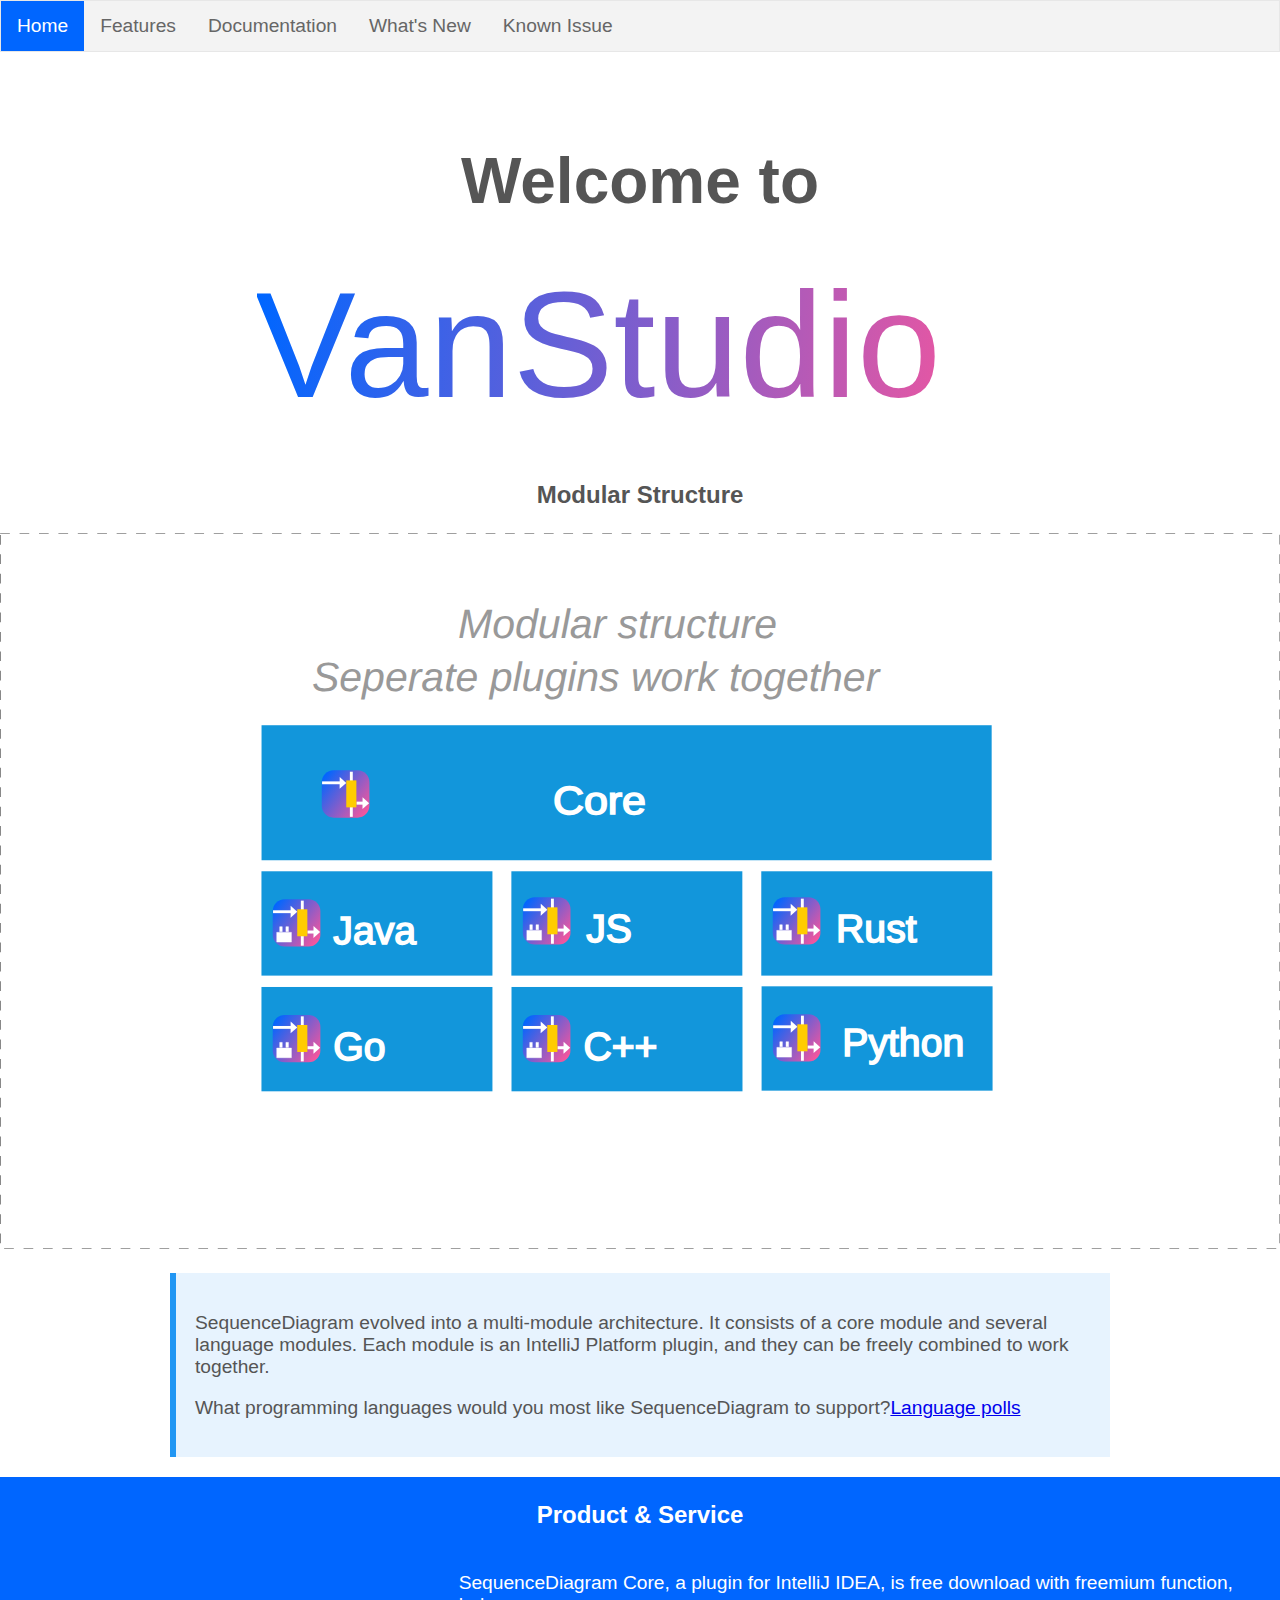
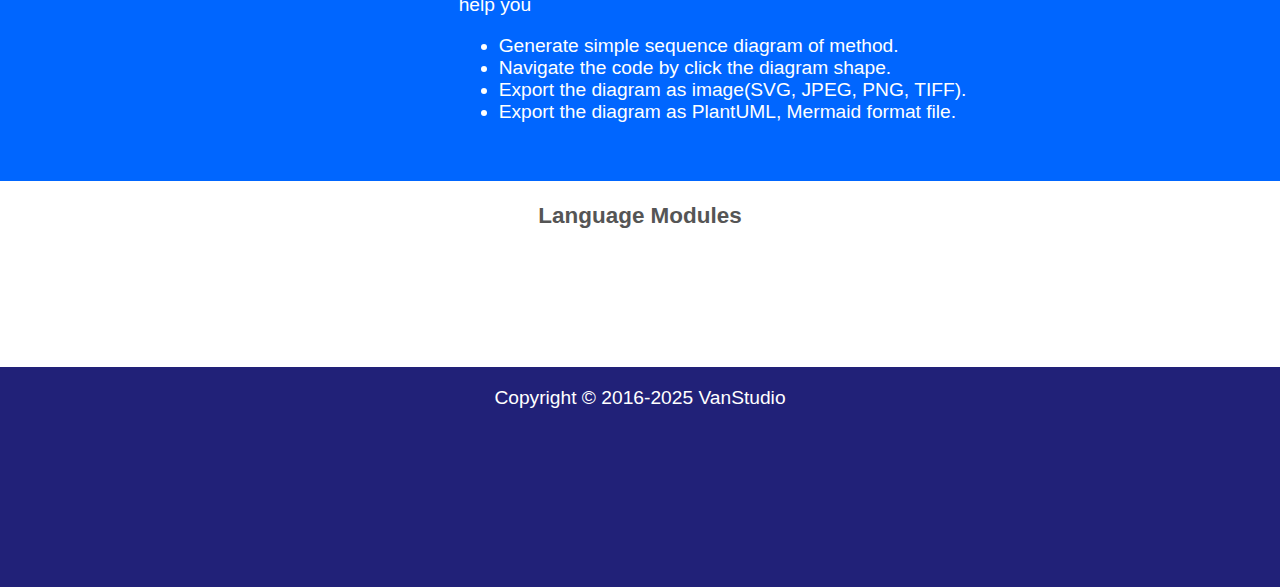
<file: index.html>
<!DOCTYPE html>
<html lang="en">
  <head>
    <meta charset="UTF-8">
    <meta name="viewport" content="width=device-width, initial-scale=1.0">
    <title>VanStudio</title>
    <!-- The style.css file allows you to change the look of your web pages.
         If you include the next line in all your web pages, they will all share the same look.
         This makes it easier to make new pages for your site. -->
    <link href="/style.css" rel="stylesheet" type="text/css" media="all">
    <link rel="stylesheet" href="https://cdnjs.cloudflare.com/ajax/libs/font-awesome/4.7.0/css/font-awesome.min.css">
    <link rel="shortcut icon" href="/favicon.svg" type="image/svg+xml">
  </head>
  <body>
    <div class="header">
      <header>
        <div class="menu-mobile">
          <a href="index.html" class="active">Home</a>
          <div id="myLinks">
            <a href="feature.html">Features</a>
            <a href="help.html">Documentation</a>
            <a href="note.html">What's New</a>
            <a href="issue.html">Known Issue</a>
          </div>
          <a href="javascript:void(0);" class="icon" onclick="myFunction()">
            <i class="fa fa-bars"></i>
          </a>
        </div>
        <div class="menu">
          <ul class="menu-item">
            <li><a class="active" href="index.html">Home</a></li>
            <li><a href="feature.html">Features</a></li>
            <li><a href="help.html">Documentation</a></li>
            <li><a href="note.html">What's New</a></li>
            <li><a href="issue.html">Known Issue</a></li>
          </ul>
        </div>
      </header>
    </div>
    
    <div class="content">
      <div class="section">
      <h1>Welcome to</h1>
      <div class="main-logo">
      <img class="center" src="/vanstudio.svg" title="VanStudio" alt="VanStudio">
      </div>
      </div>
      <div class="section">
          <h2>Modular Structure</h2>
          <img src="images/sd-modular.svg" alt="Module">
          <p></p>
          <div class="info box tip-box">
              <p>SequenceDiagram evolved into a multi-module architecture. It consists of a core module and several language modules. Each module is an IntelliJ Platform plugin, and they can be freely combined to work together.</p>
              <p>What programming languages would you most like SequenceDiagram to support?<a href="https://github.com/Vanco/SequencePlugin/discussions/179">Language polls</a></p>
          </div>
          <p></p>
      </div>
      <div class="section-dark">
        <h2>Product & Service</h2>
        <div class="wrapper">
        <div class="col1">
          <div id="core"></div>
          
        </div>
        <div class="col2">
          <p>SequenceDiagram Core, a plugin for IntelliJ IDEA, is free download with freemium function, help you</p>
          <ul>
            <li>Generate simple sequence diagram of method.</li>
            <li>Navigate the code by click the diagram shape.
            <li>Export the diagram as image(SVG, JPEG, PNG, TIFF).
            <li>Export the diagram as PlantUML, Mermaid format file.
          </ul>
          <div class="right">
            <div id="install"></div>
          </div>
        </div>
        
      </div>
      </div>
      <div class="section">
        <h3>Language Modules</h3>
        <div class="wrapper">
        <div class="col1">
          <div id="java"></div>

        </div>
        <div class="col1">
          <div id="js"></div>

        </div>
        <div class="col1">
          <div id="rust"></div>

        </div>
        <div class="col1">
          <div id="go"></div>

        </div>
        <div class="col1">
          <div id="cpp"></div>

        </div>
        <div class="col1">
          <div id="python"></div>

        </div>

      </div>
      </div>
    </div>
    
    <div class="footer"> Copyright &copy; 2016-2025 VanStudio
      <!--img width="100" title="neocities.org" src="/neocities.png"-->
    </div>
    <script src="https://plugins.jetbrains.com/assets/scripts/mp-widget.js"></script>
    <script src="vs.js"></script>
    <script>

      // Please, replace #yourelement with a real element id on your webpage
      MarketplaceWidget.setupMarketplaceWidget('card', 8286, "#core");
      MarketplaceWidget.setupMarketplaceWidget('card', 24948, "#java");
      MarketplaceWidget.setupMarketplaceWidget('card', 24973, "#js");
      MarketplaceWidget.setupMarketplaceWidget('card', 25376, "#rust");
      MarketplaceWidget.setupMarketplaceWidget('card', 25623, "#go");
      MarketplaceWidget.setupMarketplaceWidget('card', 25807, "#cpp");
      MarketplaceWidget.setupMarketplaceWidget('card', 25978, "#python");

      MarketplaceWidget.setupMarketplaceWidget('install', 8286, "#install");

    </script>
  </body>
</html>
</file>
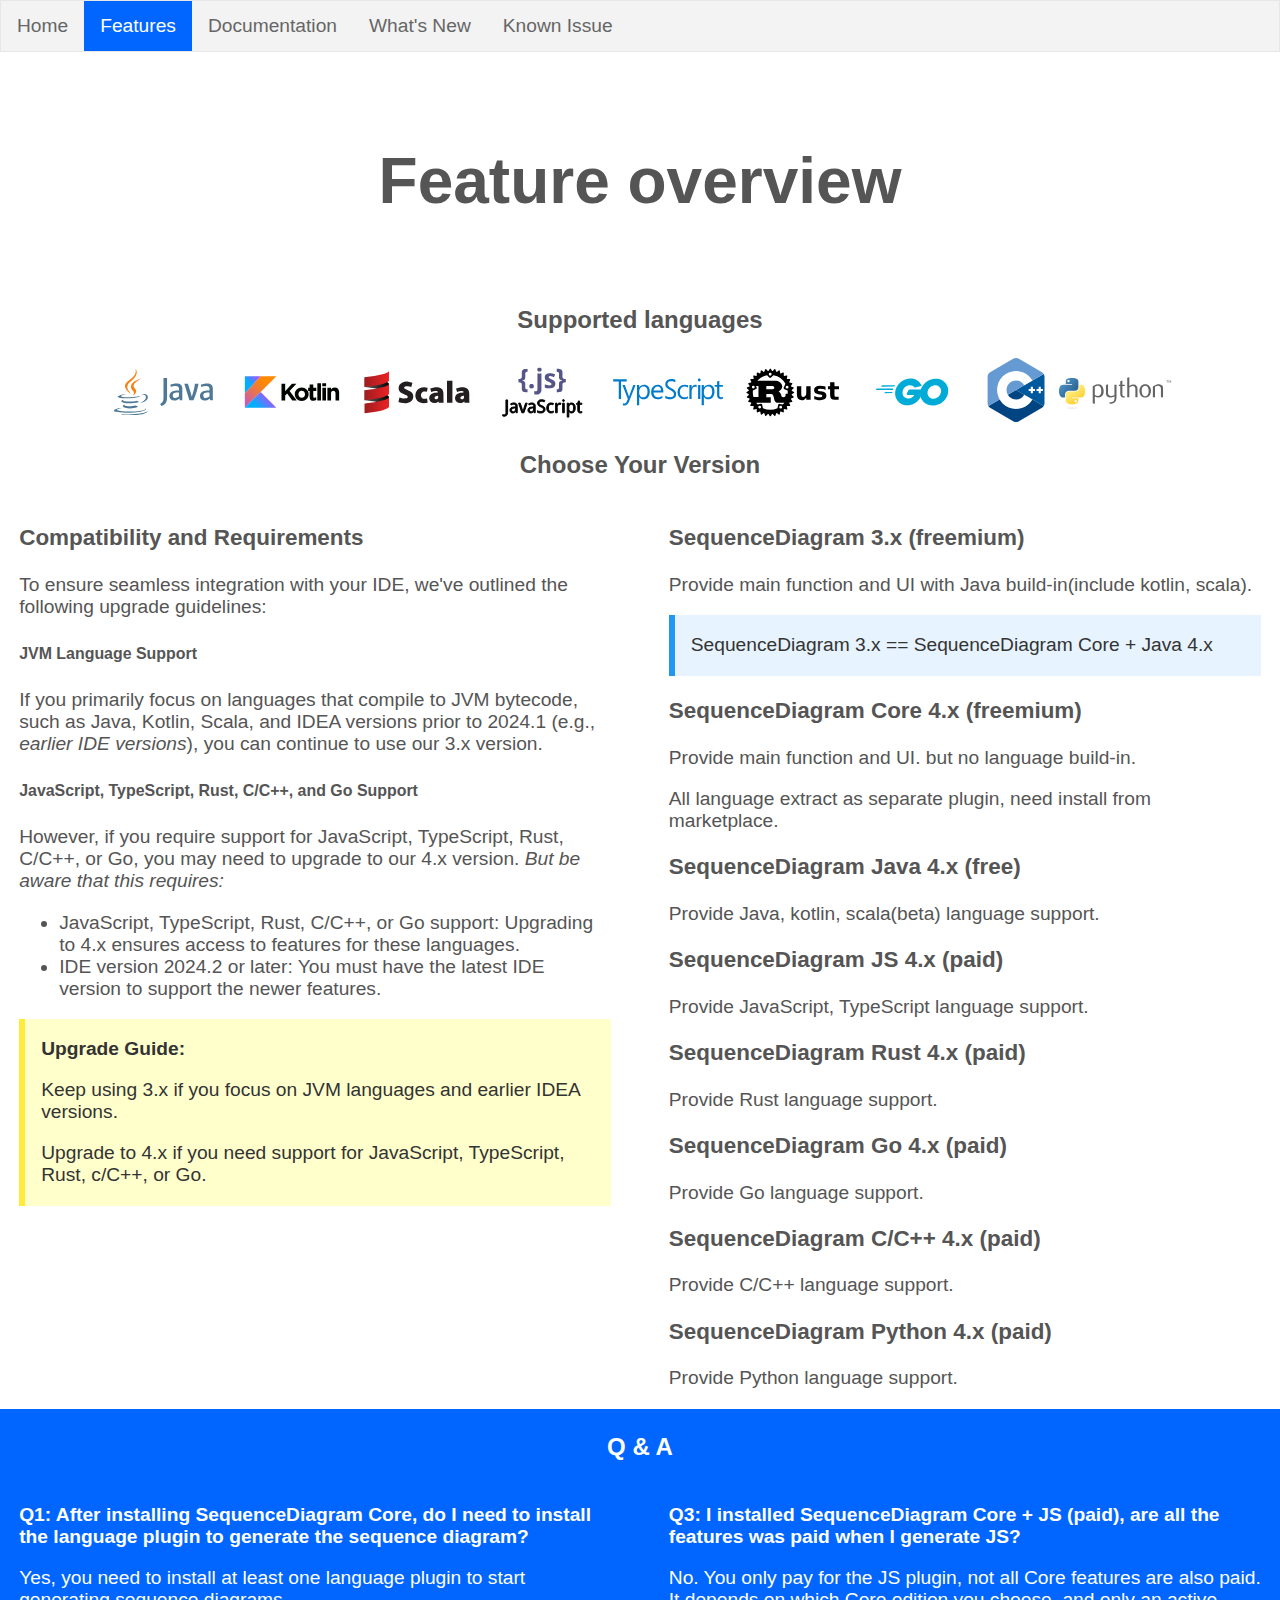
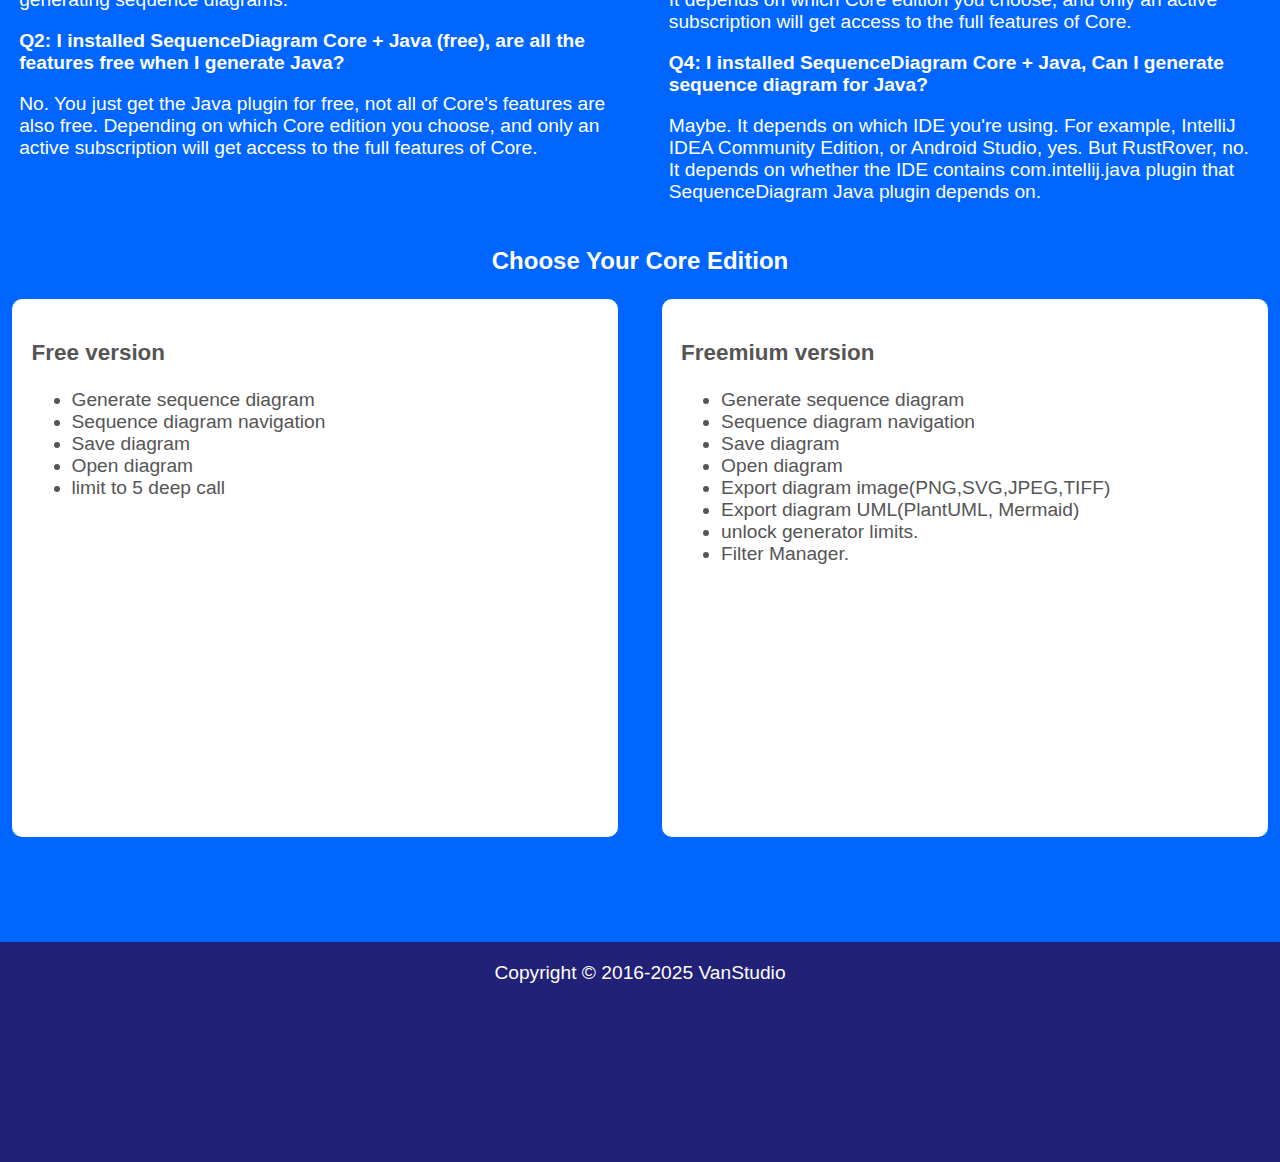
<file: feature.html>
<!DOCTYPE html>
<html lang="en">
<head>
    <meta charset="UTF-8">
    <meta name="viewport" content="width=device-width, initial-scale=1.0">
    <title>Features</title>
    <link href="/style.css" rel="stylesheet" type="text/css" media="all">
    <link rel="stylesheet" href="https://cdnjs.cloudflare.com/ajax/libs/font-awesome/4.7.0/css/font-awesome.min.css">
    <link rel="shortcut icon" href="/favicon.svg" type="image/svg+xml">
</head>
<body>
<div class="header">
    <header>
        <div class="menu-mobile">
            <a href="index.html">Home</a>
            <div id="myLinks">
                <a href="feature.html" class="active">Features</a>
                <a href="help.html">Documentation</a>
                <a href="note.html">What's New</a>
                <a href="issue.html">Known Issue</a>
            </div>
            <a href="javascript:void(0);" class="icon" onclick="myFunction()">
                <i class="fa fa-bars"></i>
            </a>
        </div>
        <div class="menu">
            <ul class="menu-item">
                <li><a href="index.html">Home</a></li>
                <li><a class="active" href="feature.html">Features</a></li>
                <li><a href="help.html">Documentation</a></li>
                <li><a href="note.html">What's New</a></li>
                <li><a href="issue.html">Known Issue</a></li>
            </ul>
        </div>
    </header>
</div>

<div class="content">
    <div class="section">
        <h1>Feature overview</h1>
        <h2>Supported languages</h2>
        <div class="icon">
            <img src="images/javalang.svg" title="Java" alt="Java">
            <img src="images/kotlinlang.svg" title="Kotlin" alt="kotlin">
            <img src="images/scalalang.svg" title="Scala" alt="Scala">
            <img src="images/javascript-ar21.svg" title="JavaScript" alt="JavaScript">
            <img src="images/typescriptlang-ar21.svg" title="TypeScript" alt="TypeScript">
            <img src="images/rust-lang-ar21.svg" title="Rust" alt="Rust">
            <img src="images/golang-ar21.svg" title="Go language" alt="Go language">
            <img src="images/isocpp-icon.svg" title="Python" alt="C/C++">
            <img src="images/python-ar21.svg" title="Python" alt="Python">
        </div>
<!--        <h5>More languages coming soon:</h5>-->
<!--        <div class="icon">-->
<!--        </div>-->
    </div>
    <div class="section">
        <h2>Choose Your Version</h2>
        <div class="wrapper2">
            <div class="col2">
                <h3>Compatibility and Requirements</h3>

                <p>To ensure seamless integration with your IDE, we've outlined the following upgrade guidelines:</p>

                <h5>JVM Language Support</h5>

                <p>If you primarily focus on languages that compile to JVM bytecode, such as Java, Kotlin, Scala, and IDEA versions prior to 2024.1 (e.g., <i> earlier IDE versions</i>), you can continue to use our 3.x version.</p>

                <h5>JavaScript, TypeScript, Rust, C/C++, and Go Support</h5>

                <p>However, if you require support for JavaScript, TypeScript, Rust, C/C++, or Go, you may need to upgrade to our 4.x version. <i>But be aware that this requires:</i></p>
                <ul>
                <li>JavaScript, TypeScript, Rust, C/C++, or Go support: Upgrading to 4.x ensures access to features for these languages.</li>
                <li>IDE version 2024.2 or later: You must have the latest IDE version to support the newer features.</li>
                </ul>

                <div class="tip-box warning dark-font">
                    <p><strong>Upgrade Guide:</strong></p>
                    <p>Keep using 3.x if you focus on JVM languages and earlier IDEA versions.</p>
                    <p>Upgrade to 4.x if you need support for JavaScript, TypeScript, Rust, c/C++, or Go.</p>
                </div>
            </div>
            <div class="col2">
                <h3>SequenceDiagram 3.x (freemium)</h3>
                <p>Provide main function and UI with Java build-in(include kotlin, scala).</p>
                <div class="tip-box info dark-font">
                    <p>SequenceDiagram 3.x == SequenceDiagram Core + Java 4.x</p>
                </div>
                <h3>SequenceDiagram Core 4.x (freemium)</h3>
                <p>Provide main function and UI. but no language build-in.</p>
                <p>All language extract as separate plugin, need install from marketplace.</p>
                <h3>SequenceDiagram Java 4.x (free)</h3>
                <p>Provide Java, kotlin, scala(beta) language support.</p>
                <h3>SequenceDiagram JS 4.x (paid)</h3>
                <p>Provide JavaScript, TypeScript language support.</p>
                <h3>SequenceDiagram Rust 4.x (paid)</h3>
                <p>Provide Rust language support.</p>
                <h3>SequenceDiagram Go 4.x (paid)</h3>
                <p>Provide Go language support.</p>
                <h3>SequenceDiagram C/C++ 4.x (paid)</h3>
                <p>Provide C/C++ language support.</p>
                <h3>SequenceDiagram Python 4.x (paid)</h3>
                <p>Provide Python language support.</p>
            </div>
        </div>

    </div>
    <div class="section-dark">
        <h2>Q & A</h2>
        <div class="wrapper2">
            <div class="col2">
                <p><strong>Q1: After installing SequenceDiagram Core, do I need to install the language plugin to
                    generate the sequence diagram?</strong></p>
                <p>Yes, you need to install at least one language plugin to start generating sequence diagrams.</p>

                <p><strong>Q2: I installed SequenceDiagram Core + Java (free), are all the features free when I generate Java?</strong></p>
                <p>No. You just get the Java plugin for free, not all of Core's features are also free. Depending on
                    which Core edition you choose, and only an active subscription will get access to the full features of Core.</p>

            </div>
            <div class="col2">
                <p><strong>Q3: I installed SequenceDiagram Core + JS (paid), are all the features was paid when I generate JS?</strong></p>
                <p>No. You only pay for the JS plugin, not all Core features are also paid. It depends on which Core
                    edition you choose, and only an active subscription will get access to the full features of Core.</p>

                <p><strong>Q4: I installed SequenceDiagram Core + Java, Can I generate sequence diagram for Java?</strong></p>
                <p>Maybe. It depends on which IDE you're using. For example, IntelliJ IDEA Community Edition, or Android
                    Studio, yes. But RustRover, no. It depends on whether the IDE contains com.intellij.java plugin that
                    SequenceDiagram Java plugin depends on.</p>
            </div>
        </div>
    </div>
    <div class="section-dark feature-box">
        <h2>Choose Your Core Edition</h2>
        <div class="wrapper2">
            <div class="col2 round-box">
                <h3>Free version</h3>
                <ul>
                    <li><div class="wt-col-inline"></div>Generate sequence diagram</li>
                    <li>Sequence diagram navigation</li>
                    <li>Save diagram</li>
                    <li>Open diagram</li>
                    <li>limit to 5 deep call</li>
                </ul>
            </div>
            <div class="col2 round-box">
                <h3>Freemium version</h3>
                <ul>
                    <li>Generate sequence diagram</li>
                    <li>Sequence diagram navigation</li>
                    <li>Save diagram</li>
                    <li>Open diagram</li>
                    <li>Export diagram image(PNG,SVG,JPEG,TIFF)</li>
                    <li>Export diagram UML(PlantUML, Mermaid)</li>
                    <li>unlock generator limits.</li>
                    <li>Filter Manager.</li>
                </ul>
            </div>
        </div>
    </div>
</div>

<div class="footer"> Copyright &copy; 2016-2025 VanStudio
    <!--img width="100" title="neocities.org" src="/neocities.png"-->
</div>
<script src="vs.js"></script>

</body>
</html>
</file>
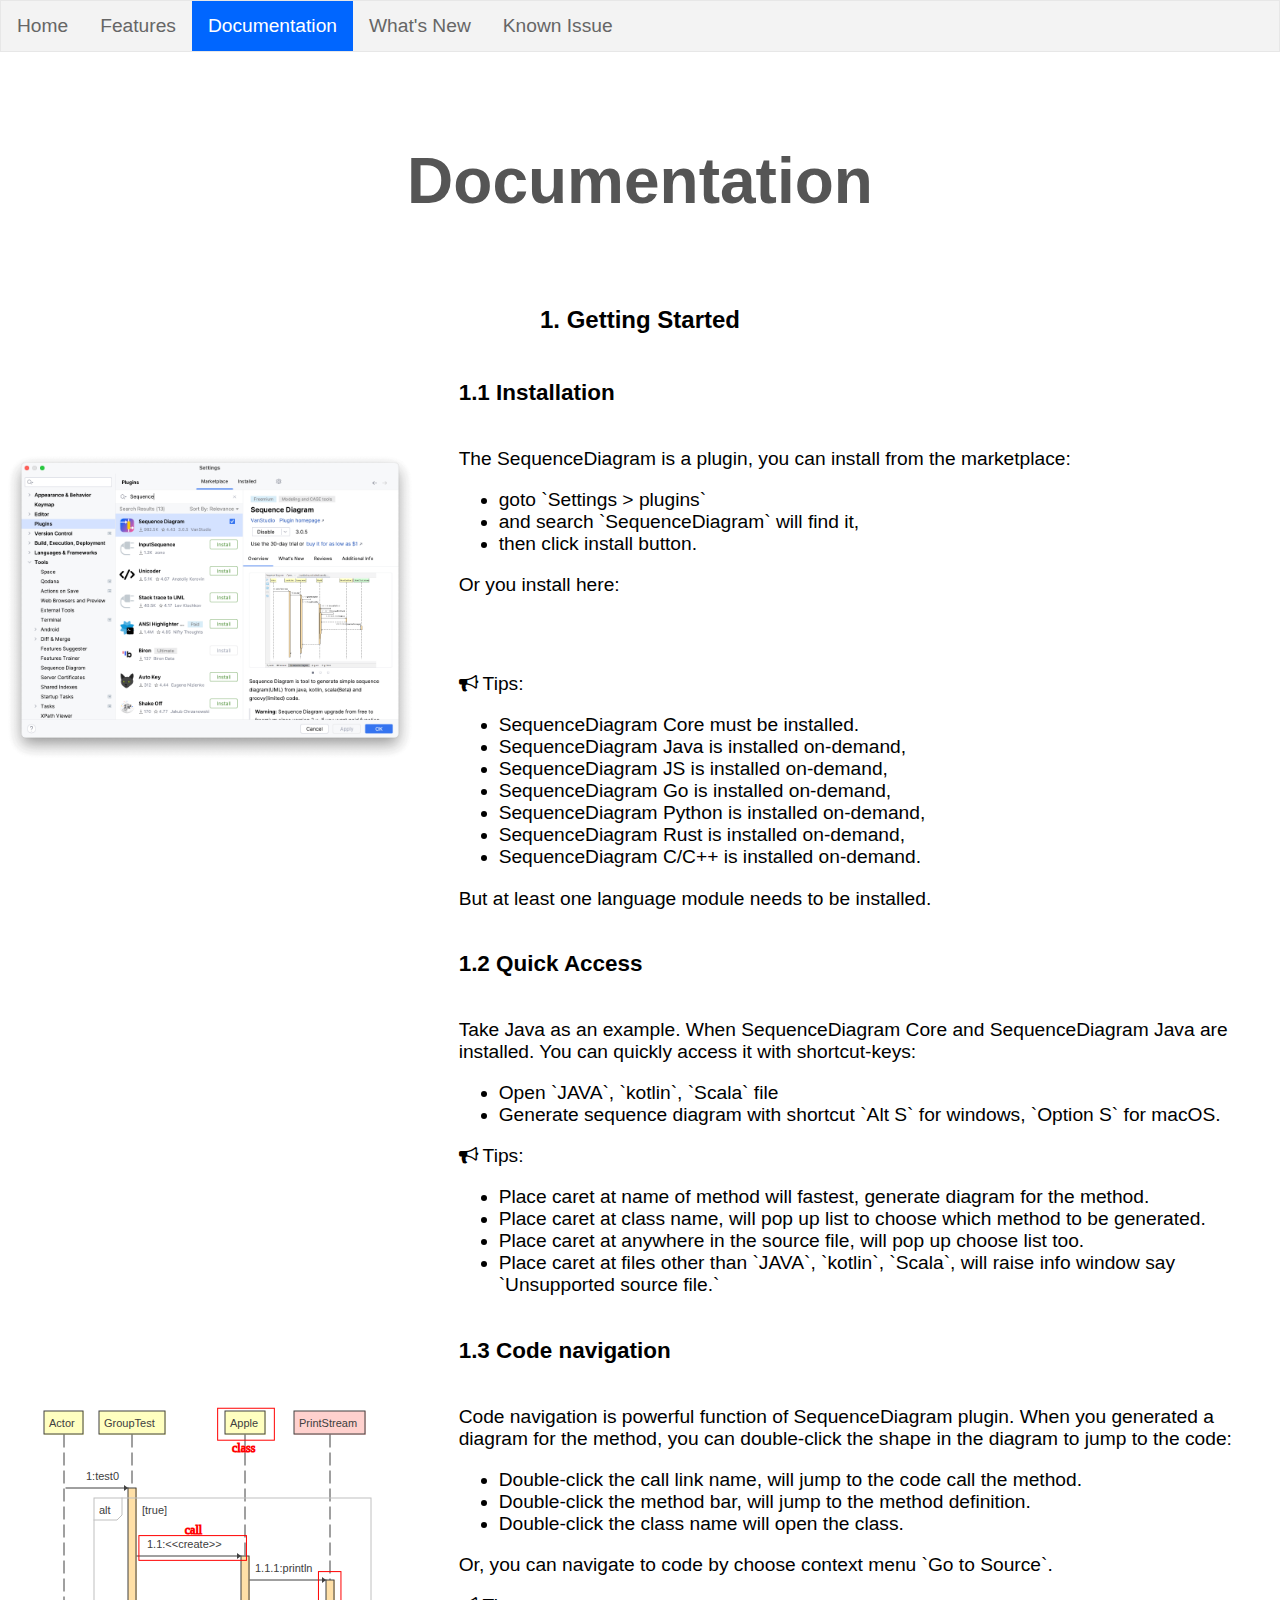
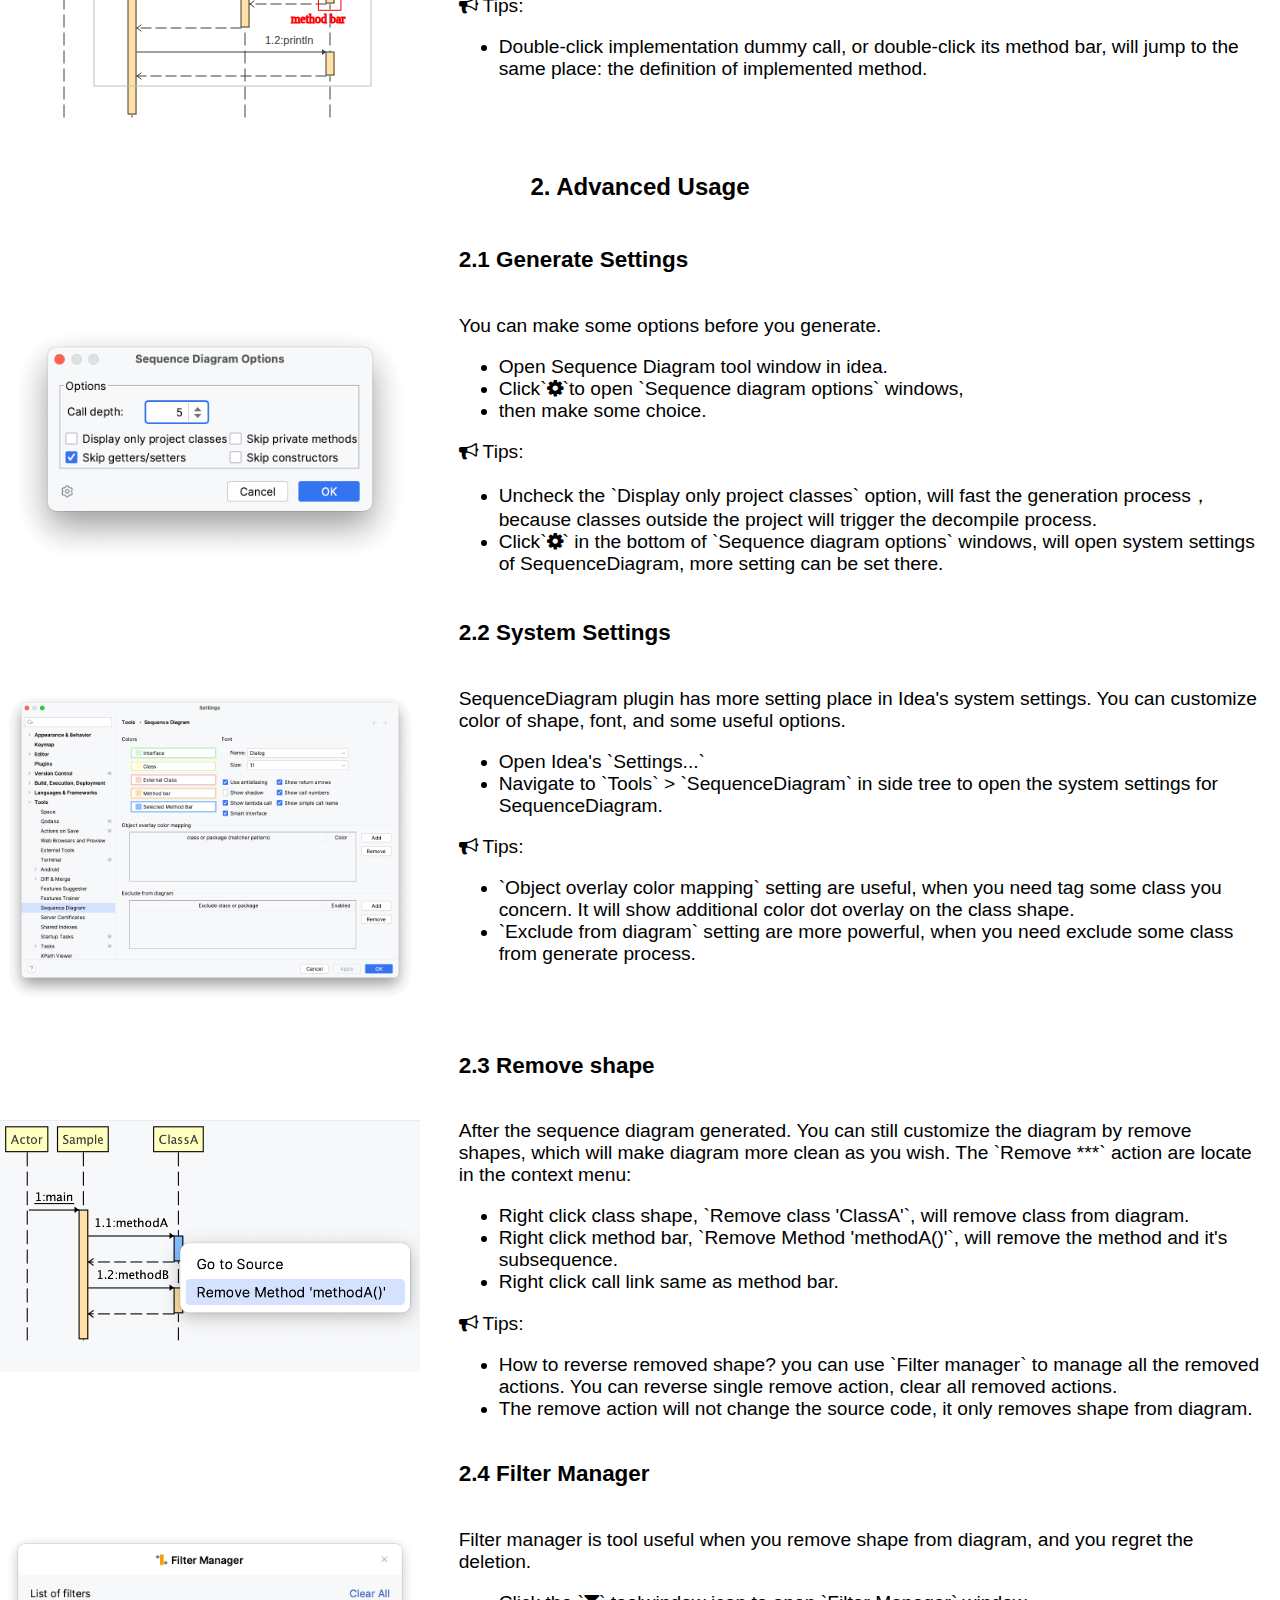
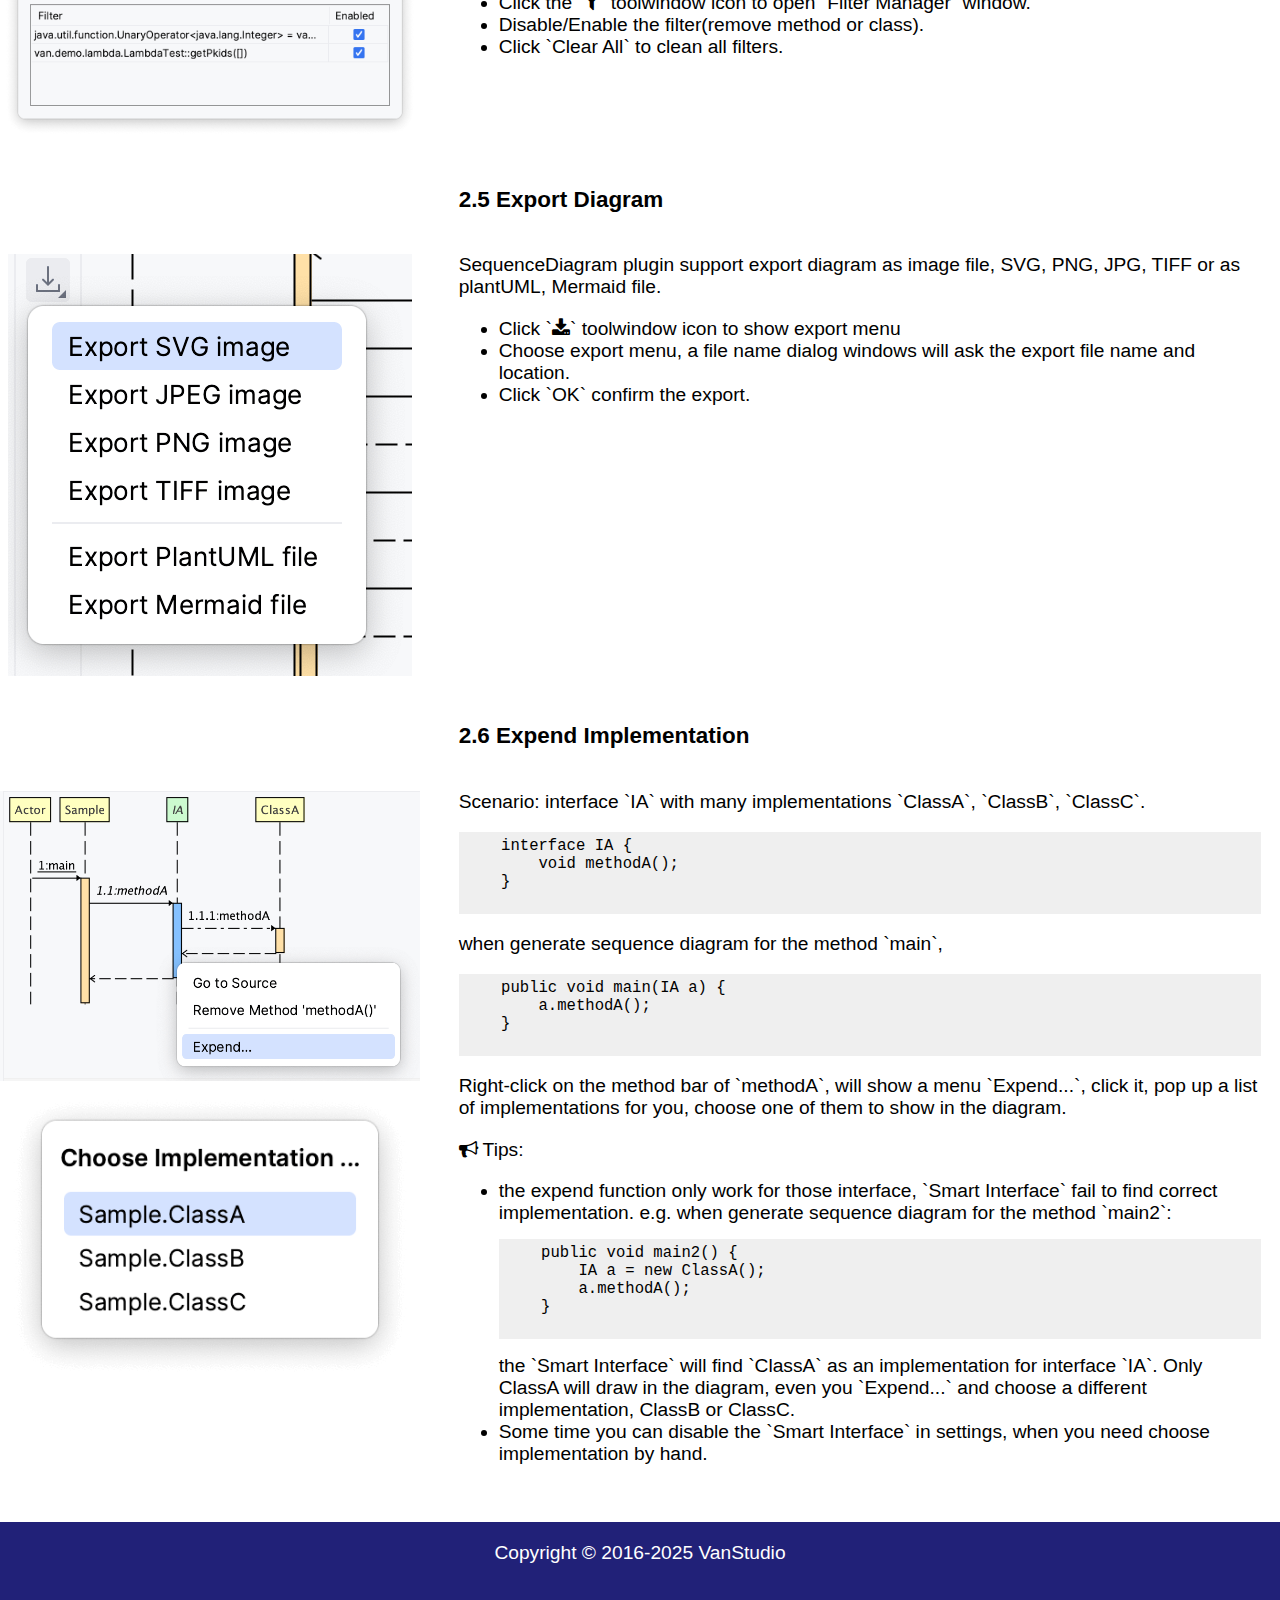
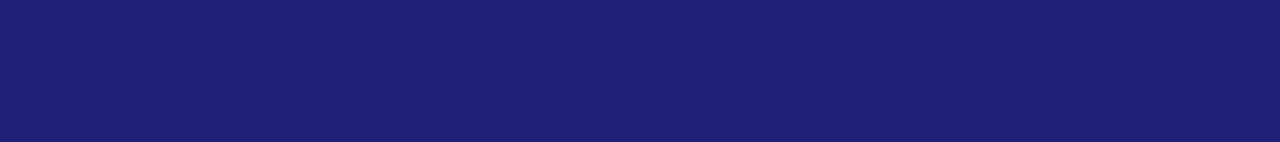
<file: help.html>
<!DOCTYPE html>
<html lang="en">
<head>
    <meta charset="UTF-8">
    <meta name="viewport" content="width=device-width, initial-scale=1.0">
    <title>Documentation</title>
    <link href="/style.css" rel="stylesheet" type="text/css" media="all">
    <link rel="stylesheet" href="https://cdnjs.cloudflare.com/ajax/libs/font-awesome/4.7.0/css/font-awesome.min.css">
    <link rel="shortcut icon" href="/favicon.svg" type="image/svg+xml">
</head>
<body>
<div class="header">
    <header>
        <div class="menu-mobile">
            <a href="index.html">Home</a>
            <div id="myLinks">
                <a href="feature.html">Features</a>
                <a href="help.html" class="active">Documentation</a>
                <a href="note.html">What's New</a>
                <a href="issue.html">Known Issue</a>
            </div>
            <a href="javascript:void(0);" class="icon" onclick="myFunction()">
                <i class="fa fa-bars"></i>
            </a>
        </div>
        <div class="menu">
            <ul class="menu-item">
                <li><a href="index.html">Home</a></li>
                <li><a href="feature.html">Features</a></li>
                <li><a class="active" href="help.html">Documentation</a></li>
                <li><a href="note.html">What's New</a></li>
                <li><a href="issue.html">Known Issue</a></li>
            </ul>
        </div>
    </header>
</div>

<div class="content">
    <div class="section">
        <h1>Documentation</h1>
    </div>
    <section>
        <h2>1. Getting Started</h2>
        <div class="wrapper">
            <div class="col1"></div>
            <div class="col2">
                <h3>1.1 Installation</h3>
            </div>
        </div>
        <div class="wrapper">
            <div class="col1">
                <img src="images/install.png" alt="Install"/>
            </div>
            <div class="col2">
                <p>The SequenceDiagram is a plugin, you can install from the marketplace:  </p>
                <ul>
                    <li>goto `Settings > plugins` </li>
                    <li>and search `SequenceDiagram` will find it,</li>
                    <li>then click install button.</li>
                </ul>
                <p>Or you install here:</p>
                <div class="right">
                    <div id="install"></div>
                </div>
                <p><i class="fa fa-bullhorn" aria-hidden="true" /></i>  Tips:</p>
                <ul>
                    <li>SequenceDiagram Core must be installed.</li>
                    <li>SequenceDiagram Java is installed on-demand,</li>
                    <li>SequenceDiagram JS is installed on-demand,</li>
                    <li>SequenceDiagram Go is installed on-demand,</li>
                    <li>SequenceDiagram Python is installed on-demand,</li>
                    <li>SequenceDiagram Rust is installed on-demand,</li>
                    <li>SequenceDiagram C/C++ is installed on-demand.</li>
                </ul>
                <p>But at least one language module needs to be installed.</p>
            </div>
        </div>

        <div class="wrapper">
            <div class="col1"></div>
            <div class="col2">
                <h3>1.2 Quick Access</h3>
            </div>
        </div>
        <div class="wrapper">
            <div class="col1">
            </div>
            <div class="col2">
                <p>Take Java as an example. When SequenceDiagram Core and SequenceDiagram Java are installed. You can quickly access it with shortcut-keys: </p>
                <ul>
                    <li>Open `JAVA`, `kotlin`, `Scala` file</li>
                    <li>Generate sequence diagram with shortcut `Alt S` for windows, `Option S` for macOS.</li>
                </ul>
                <p><i class="fa fa-bullhorn" aria-hidden="true" /></i>  Tips:</p>
                <ul>
                    <li>Place caret at name of method will fastest, generate diagram for the method.</li>
                    <li>Place caret at class name, will pop up list to choose which method to be generated. </li>
                    <li>Place caret at anywhere in the source file, will pop up choose list too.</li>
                    <li>Place caret at files other than `JAVA`, `kotlin`, `Scala`, will raise info window say `Unsupported source file.`</li>
                </ul>
            </div>
        </div>

        <div class="wrapper">
            <div class="col1"></div>
            <div class="col2">
                <h3>1.3 Code navigation</h3>
            </div>
        </div>
        <div class="wrapper">
            <div class="col1">
                <img src="images/nav-tips.svg" alt="Navigation code">
            </div>
            <div class="col2">
                <p>Code navigation is powerful function of SequenceDiagram plugin. When you generated a diagram
                    for the method, you can double-click the shape in the diagram to jump to the code:</p>
                <ul>
                    <li>Double-click the call link name, will jump to the code call the method.</li>
                    <li>Double-click the method bar, will jump to the method definition.</li>
                    <li>Double-click the class name will open the class. </li>
                </ul>
                <p>Or, you can navigate to code by choose context menu `Go to Source`.</p>
                <p><i class="fa fa-bullhorn" aria-hidden="true" /></i>  Tips:</p>
                <ul>
                    <li>Double-click implementation dummy call, or double-click its method bar, will jump to
                        the same place: the definition of implemented method.</li>
                </ul>
            </div>
        </div>
    </section>
    <section>
        <h2>2. Advanced Usage</h2>
        <div class="wrapper">
            <div class="col1"></div>
            <div class="col2">
                <h3>2.1 Generate Settings</h3>
            </div>
        </div>
        <div class="wrapper">
            <div class="col1">
                <img src="images/generate-setting.png" alt="generate setting">
            </div>
            <div class="col2">
                <p>You can make some options before you generate. </p>
                <ul>
                    <li>Open Sequence Diagram tool window in idea.</li>
                    <li>Click`<i class="fa fa-gear" aria-hidden="true" /></i>`to open `Sequence diagram options` windows,</li>
                    <li>then make some choice.</li>
                </ul>
                <p><i class="fa fa-bullhorn" aria-hidden="true" /></i>  Tips:</p>
                <ul>
                    <li>Uncheck the `Display only project classes` option, will fast the generation process，
                        because classes outside the project will trigger the decompile process.</li>
                    <li>Click`<i class="fa fa-gear" aria-hidden="true" /></i>` in the bottom of `Sequence diagram options` windows,
                        will open system settings of SequenceDiagram, more setting can be set there.</li>
                </ul>
            </div>
        </div>
        <div class="wrapper">
            <div class="col1"></div>
            <div class="col2">
                <h3>2.2 System Settings</h3>
            </div>
        </div>
        <div class="wrapper">
            <div class="col1">
                <img src="images/sys-setting.png" alt="system setting">
            </div>
            <div class="col2">
                <p>SequenceDiagram plugin has more setting place in Idea's system settings. You can customize color of shape, font,
                and some useful options.</p>
                <ul>
                    <li>Open Idea's `Settings...`</li>
                    <li>Navigate to `Tools` > `SequenceDiagram` in side tree to open the system settings for SequenceDiagram.</li>
                </ul>
                <p><i class="fa fa-bullhorn" aria-hidden="true" /></i>  Tips:</p>
                <ul>
                    <li>`Object overlay color mapping` setting are useful, when you need tag some class you concern.
                        It will show additional color dot overlay on the class shape.</li>
                    <li>`Exclude from diagram` setting are more powerful, when you need exclude some class from generate
                        process. </li>
                </ul>
            </div>
        </div>
        <div class="wrapper">
            <div class="col1"></div>
            <div class="col2">
                <h3>2.3 Remove shape</h3>
            </div>
        </div>
        <div class="wrapper">
            <div class="col1">
                <img src="images/remove-action.png" alt="Remove shape">
            </div>
            <div class="col2">
                <p>After the sequence diagram generated. You can still customize the diagram by remove shapes,
                which will make diagram more clean as you wish. The `Remove ***` action are locate in the context menu:</p>
                <ul>
                    <li>Right click class shape, `Remove class 'ClassA'`, will remove class from diagram. </li>
                    <li>Right click method bar, `Remove Method 'methodA()'`, will remove the method and it's subsequence.</li>
                    <li>Right click call link same as method bar.</li>
                </ul>
                <p><i class="fa fa-bullhorn" aria-hidden="true" /></i>  Tips:</p>
                <ul>
                    <li>How to reverse removed shape? you can use `Filter manager` to manage all the removed actions.
                        You can reverse single remove action, clear all removed actions. </li>
                    <li>The remove action will not change the source code, it only removes shape from diagram.</li>
                </ul>
            </div>
        </div>
        <div class="wrapper">
            <div class="col1"></div>
            <div class="col2">
                <h3>2.4 Filter Manager</h3>
            </div>
        </div>
        <div class="wrapper">
            <div class="col1">
                <img src="images/filter-manager.png" alt="Filter manager">
            </div>
            <div class="col2">
                <p>Filter manager is tool useful when you remove shape from diagram, and you regret the deletion.</p>
                <ul>
                    <li>Click the `<i class="fa fa-filter" aria-hidden="true" /></i>` toolwindow icon to open `Filter Manager` window.</li>
                    <li>Disable/Enable the filter(remove method or class).</li>
                    <li>Click `Clear All` to clean all filters.</li>
                </ul>
            </div>
        </div>
        <div class="wrapper">
            <div class="col1"></div>
            <div class="col2">
                <h3>2.5 Export Diagram</h3>
            </div>
        </div>
        <div class="wrapper">
            <div class="col1">
                <img src="images/export-menu.png" alt="Export Diagram">
            </div>
            <div class="col2">
                <p>SequenceDiagram plugin support export diagram as image file, SVG, PNG, JPG, TIFF or as plantUML, Mermaid file.</p>
                <ul>
                    <li>Click `<i class="fa fa-download" aria-hidden="true" /></i>` toolwindow icon to show export menu</li>
                    <li>Choose export menu, a file name dialog windows will ask the export file name and location.</li>
                    <li>Click `OK` confirm the export.</li>
                </ul>
            </div>
        </div>
        <div class="wrapper">
            <div class="col1"></div>
            <div class="col2">
                <h3>2.6 Expend Implementation</h3>
            </div>
        </div>
        <div class="wrapper">
            <div class="col1">
                <img src="images/expend.png" alt="Expend Implementation">
                <img src="images/expend-pop.png" alt="Expend popup">
            </div>
            <div class="col2">
                <p>Scenario: interface `IA` with many implementations `ClassA`, `ClassB`, `ClassC`. </p>
                <pre>
    interface IA {
        void methodA();
    }
                </pre>
                <p>when generate sequence diagram for the method `main`,</p>
                <pre>
    public void main(IA a) {
        a.methodA();
    }
                </pre>
                <p>Right-click on the method bar of `methodA`, will show a menu `Expend...`, click it, pop up
                    a list of implementations for you, choose one of them to show in the diagram.</p>
                <p><i class="fa fa-bullhorn" aria-hidden="true" /></i>  Tips:</p>
                <ul>
                    <li>the expend function only work for those interface, `Smart Interface` fail to find correct
                    implementation. e.g. when generate sequence diagram for the method `main2`:<pre>
    public void main2() {
        IA a = new ClassA();
        a.methodA();
    }
                        </pre>the `Smart Interface` will find `ClassA` as an implementation for interface `IA`.
                        Only ClassA will draw in the diagram, even you `Expend...` and choose a different
                        implementation, ClassB or ClassC.</li>
                    <li>Some time you can disable the `Smart Interface` in settings, when you need choose implementation by hand.</li>
                </ul>
            </div>
        </div>
        <div class="wrapper">
            <div class="col1"></div>
            <div class="col2"></div>
        </div>


    </section>
</div>

<div class="footer"> Copyright &copy; 2016-2025 VanStudio
    <!--img width="100" title="neocities.org" src="/neocities.png"-->
</div>
<script src="https://plugins.jetbrains.com/assets/scripts/mp-widget.js"></script>
<script src="vs.js"></script>
<script>
    MarketplaceWidget.setupMarketplaceWidget('install', 8286, "#install");

</script>
</body>
</html>
</file>
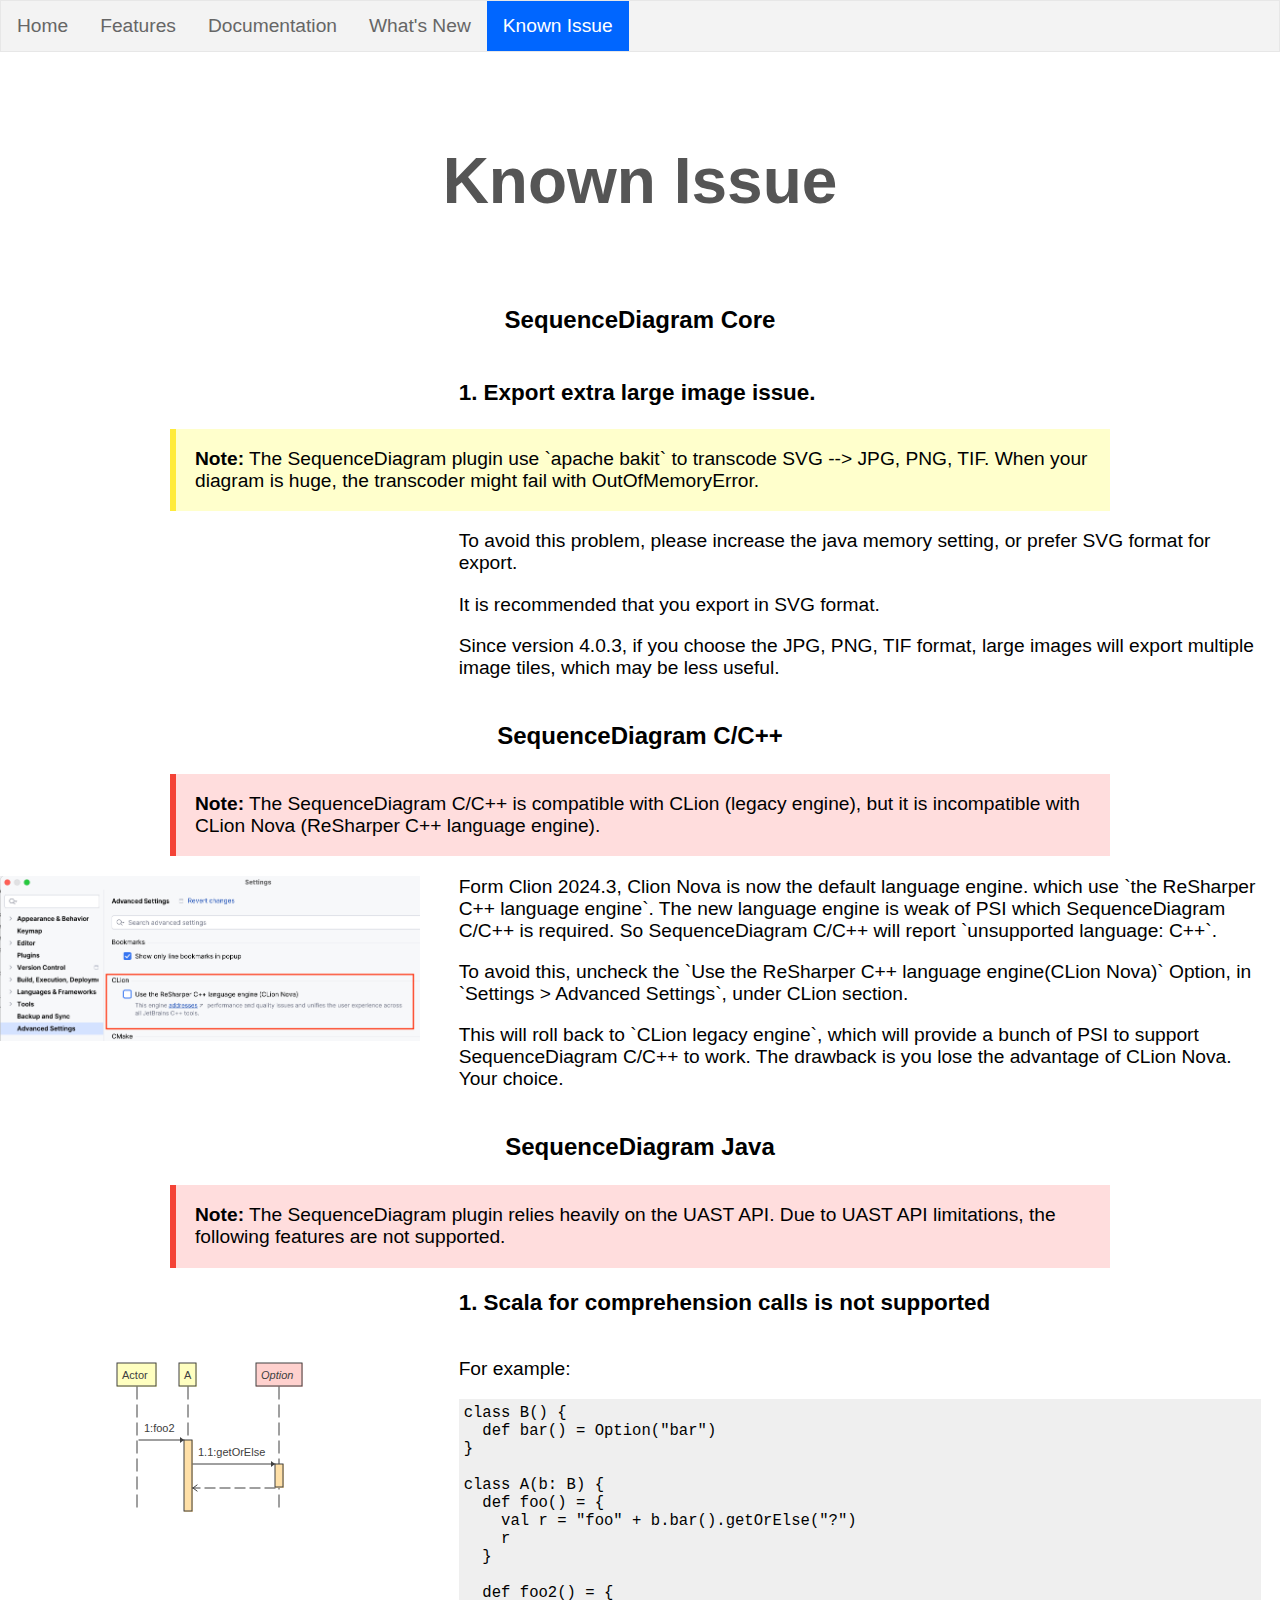
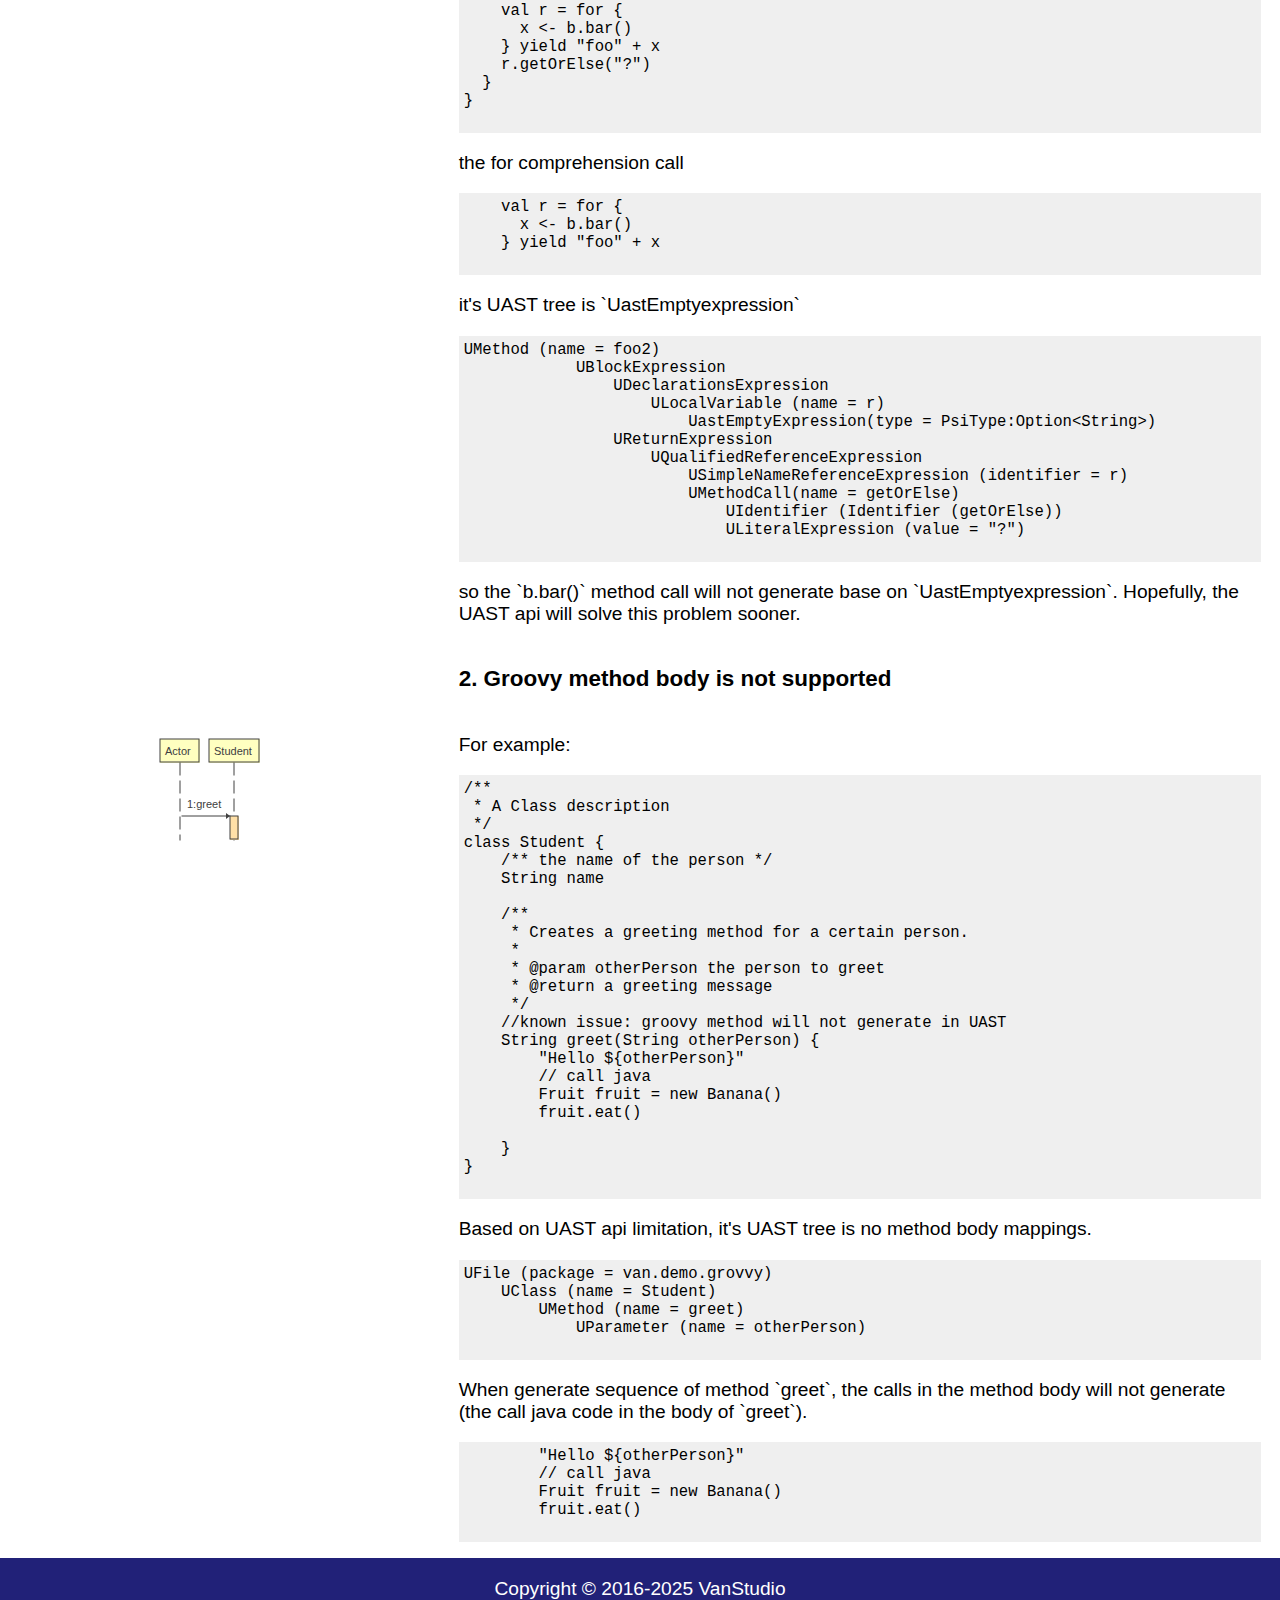
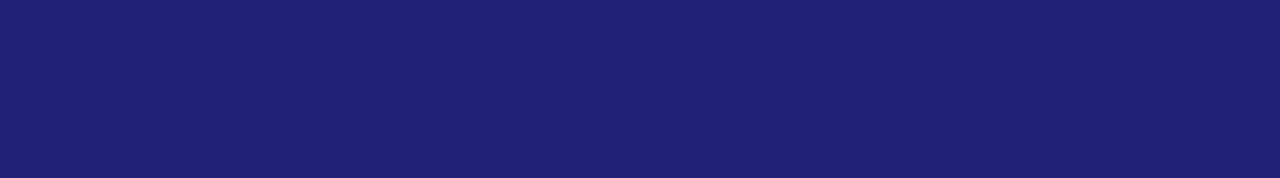
<file: issue.html>
<!DOCTYPE html>
<html lang="en">
<head>
    <meta charset="UTF-8">
    <meta name="viewport" content="width=device-width, initial-scale=1.0">
    <title>Known Issue</title>
    <link href="/style.css" rel="stylesheet" type="text/css" media="all">
    <link rel="stylesheet" href="https://cdnjs.cloudflare.com/ajax/libs/font-awesome/4.7.0/css/font-awesome.min.css">
    <link rel="shortcut icon" href="/favicon.svg" type="image/svg+xml">
</head>
<body>
<div class="header">
    <header>
        <div class="menu-mobile">
            <a href="index.html">Home</a>
            <div id="myLinks">
                <a href="feature.html">Features</a>
                <a href="help.html">Documentation</a>
                <a href="note.html">What's New</a>
                <a href="issue.html" class="active">Known Issue</a>
            </div>
            <a href="javascript:void(0);" class="icon" onclick="myFunction()">
                <i class="fa fa-bars"></i>
            </a>
        </div>
        <div class="menu">
            <ul class="menu-item">
                <li><a href="index.html">Home</a></li>
                <li><a href="feature.html">Features</a></li>
                <li><a href="help.html">Documentation</a></li>
                <li><a href="note.html">What's New</a></li>
                <li><a class="active" href="issue.html">Known Issue</a></li>
            </ul>
        </div>
    </header>
</div>

<div class="content">
    <div class="section">
        <h1>Known Issue</h1>
    </div>
    <section>
        <h2>SequenceDiagram Core</h2>
        <div class="wrapper">
            <div class="col1"></div>
            <div class="col2">
                <h3>1. Export extra large image issue.</h3>
            </div>
        </div>
        <div class="warning box tip-box">
            <strong>Note:</strong> The SequenceDiagram plugin use `apache bakit` to transcode SVG --> JPG, PNG, TIF.
            When your diagram is huge, the transcoder might fail with OutOfMemoryError.
        </div>
        <div class="wrapper">
            <div class="col1"></div>
            <div class="col2">
                <p>To avoid this problem, please increase the java memory setting, or prefer SVG format for export. </p>
                <p>It is recommended that you export in SVG format.</p>
                <p>Since version 4.0.3, if you choose the JPG, PNG, TIF format, large images will export multiple image tiles, which may be less useful.</p>
            </div>
        </div>
    </section>
    <section>
        <h2>SequenceDiagram C/C++</h2>
        <div class="danger box tip-box">
            <strong>Note:</strong> The SequenceDiagram C/C++ is compatible with CLion (legacy engine), but it is incompatible with CLion Nova (ReSharper C++ language engine).
        </div>
        <div class="wrapper">
            <div class="col1"><img src="images/clion_nova.png" alt="CLion Nova"/></div>
            <div class="col2">
                <p>Form Clion 2024.3, Clion Nova is now the default language engine. which use `the ReSharper C++ language engine`.
                    The new language engine is weak of PSI which SequenceDiagram C/C++ is required. So SequenceDiagram C/C++ will
                    report `unsupported language: C++`.</p>
                <p>To avoid this, uncheck the `Use the ReSharper C++ language engine(CLion Nova)` Option, in `Settings > Advanced Settings`,
                    under CLion section. </p>
                <p>This will roll back to `CLion legacy engine`, which will provide a bunch of PSI to support SequenceDiagram C/C++ to work.
                    The drawback is you lose the advantage of CLion Nova. Your choice.</p>
            </div>
        </div>
    </section>

    <section>
        <h2>SequenceDiagram Java</h2>
        <div class="danger box tip-box">
            <strong>Note:</strong> The SequenceDiagram plugin relies heavily on the UAST API.
                Due to UAST API limitations, the following features are not supported.
        </div>
        <div class="wrapper">
            <div class="col1"></div>
            <div class="col2">
                <h3>1. Scala for comprehension calls is not supported</h3>
            </div>
        </div>
        <div class="wrapper">
            <div class="col1"><img src="images/a_foo2.svg" alt="Comprehension"/></div>
            <div class="col2">
                <p>For example:</p>
                <pre>
class B() {
  def bar() = Option("bar")
}

class A(b: B) {
  def foo() = {
    val r = "foo" + b.bar().getOrElse("?")
    r
  }

  def foo2() = {
    val r = for {
      x <- b.bar()
    } yield "foo" + x
    r.getOrElse("?")
  }
}
                </pre>
                <p>the for comprehension call</p>
                <pre>
    val r = for {
      x <- b.bar()
    } yield "foo" + x
                </pre>
                <p>it's UAST tree is `UastEmptyexpression`</p>
                <pre>
UMethod (name = foo2)
            UBlockExpression
                UDeclarationsExpression
                    ULocalVariable (name = r)
                        UastEmptyExpression(type = PsiType:Option&lt;String>)
                UReturnExpression
                    UQualifiedReferenceExpression
                        USimpleNameReferenceExpression (identifier = r)
                        UMethodCall(name = getOrElse)
                            UIdentifier (Identifier (getOrElse))
                            ULiteralExpression (value = "?")
                </pre>
                <p>so the `b.bar()` method call will not generate base on `UastEmptyexpression`.
                Hopefully, the UAST api will solve this problem sooner.</p>
            </div>
        </div>
        <div class="wrapper">
            <div class="col1"></div>
            <div class="col2">
                <h3>2. Groovy method body is not supported</h3>
            </div>
        </div>
        <div class="wrapper">
            <div class="col1"><img src="images/student_greet.svg" alt="Comprehension"/></div>
            <div class="col2">
                <p>For example:</p>
                <pre>
/**
 * A Class description
 */
class Student {
    /** the name of the person */
    String name

    /**
     * Creates a greeting method for a certain person.
     *
     * @param otherPerson the person to greet
     * @return a greeting message
     */
    //known issue: groovy method will not generate in UAST
    String greet(String otherPerson) {
        "Hello ${otherPerson}"
        // call java
        Fruit fruit = new Banana()
        fruit.eat()

    }
}
                </pre>
                <p>Based on UAST api limitation, it's UAST tree is no method body mappings.</p>
                <pre>
UFile (package = van.demo.grovvy)
    UClass (name = Student)
        UMethod (name = greet)
            UParameter (name = otherPerson)
                </pre>
                <p>When generate sequence of method `greet`, the calls in the method body will not generate (the call java code in the body of `greet`).</p>
                <pre>
        "Hello ${otherPerson}"
        // call java
        Fruit fruit = new Banana()
        fruit.eat()
                </pre>
            </div>
        </div>
    </section>
</div>
<div class="footer"> Copyright &copy; 2016-2025 VanStudio
    <!--img width="100" title="neocities.org" src="/neocities.png"-->
</div>
<script src="vs.js"></script>

</body>
</html>
</file>
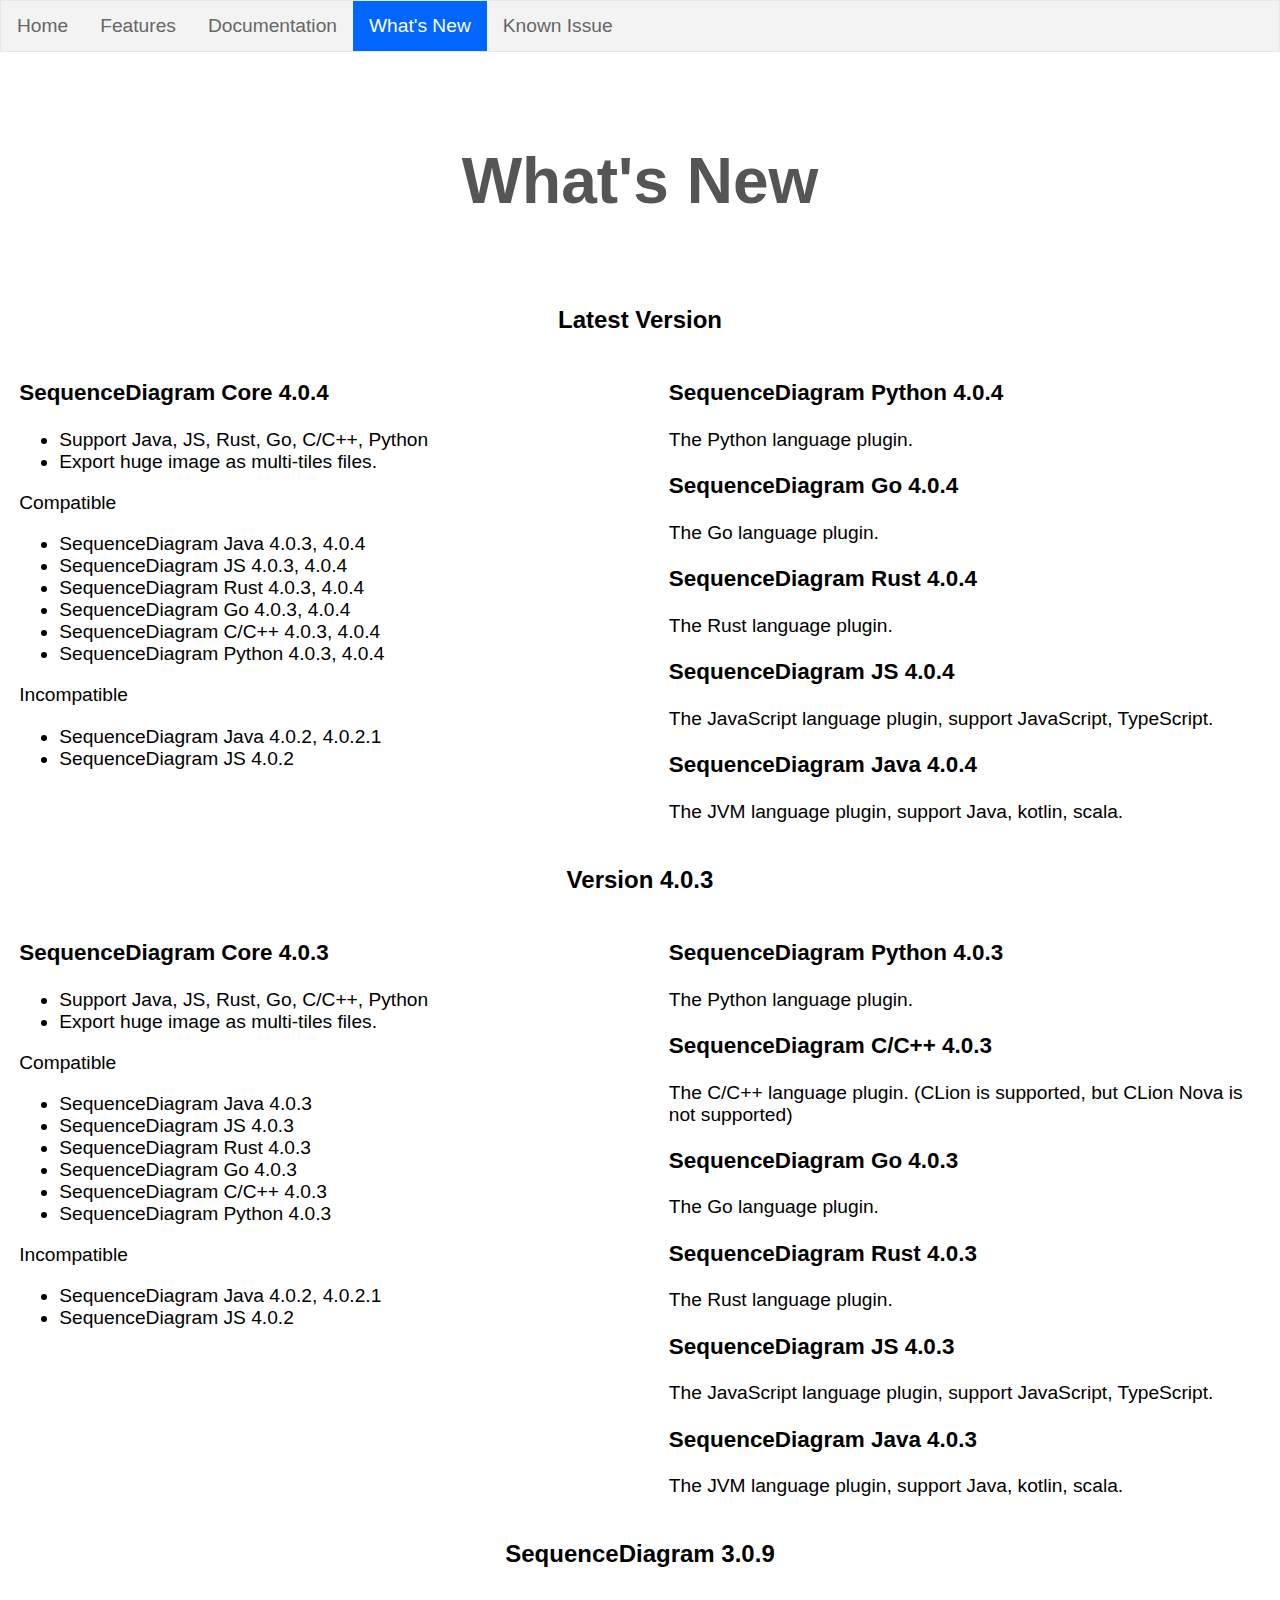
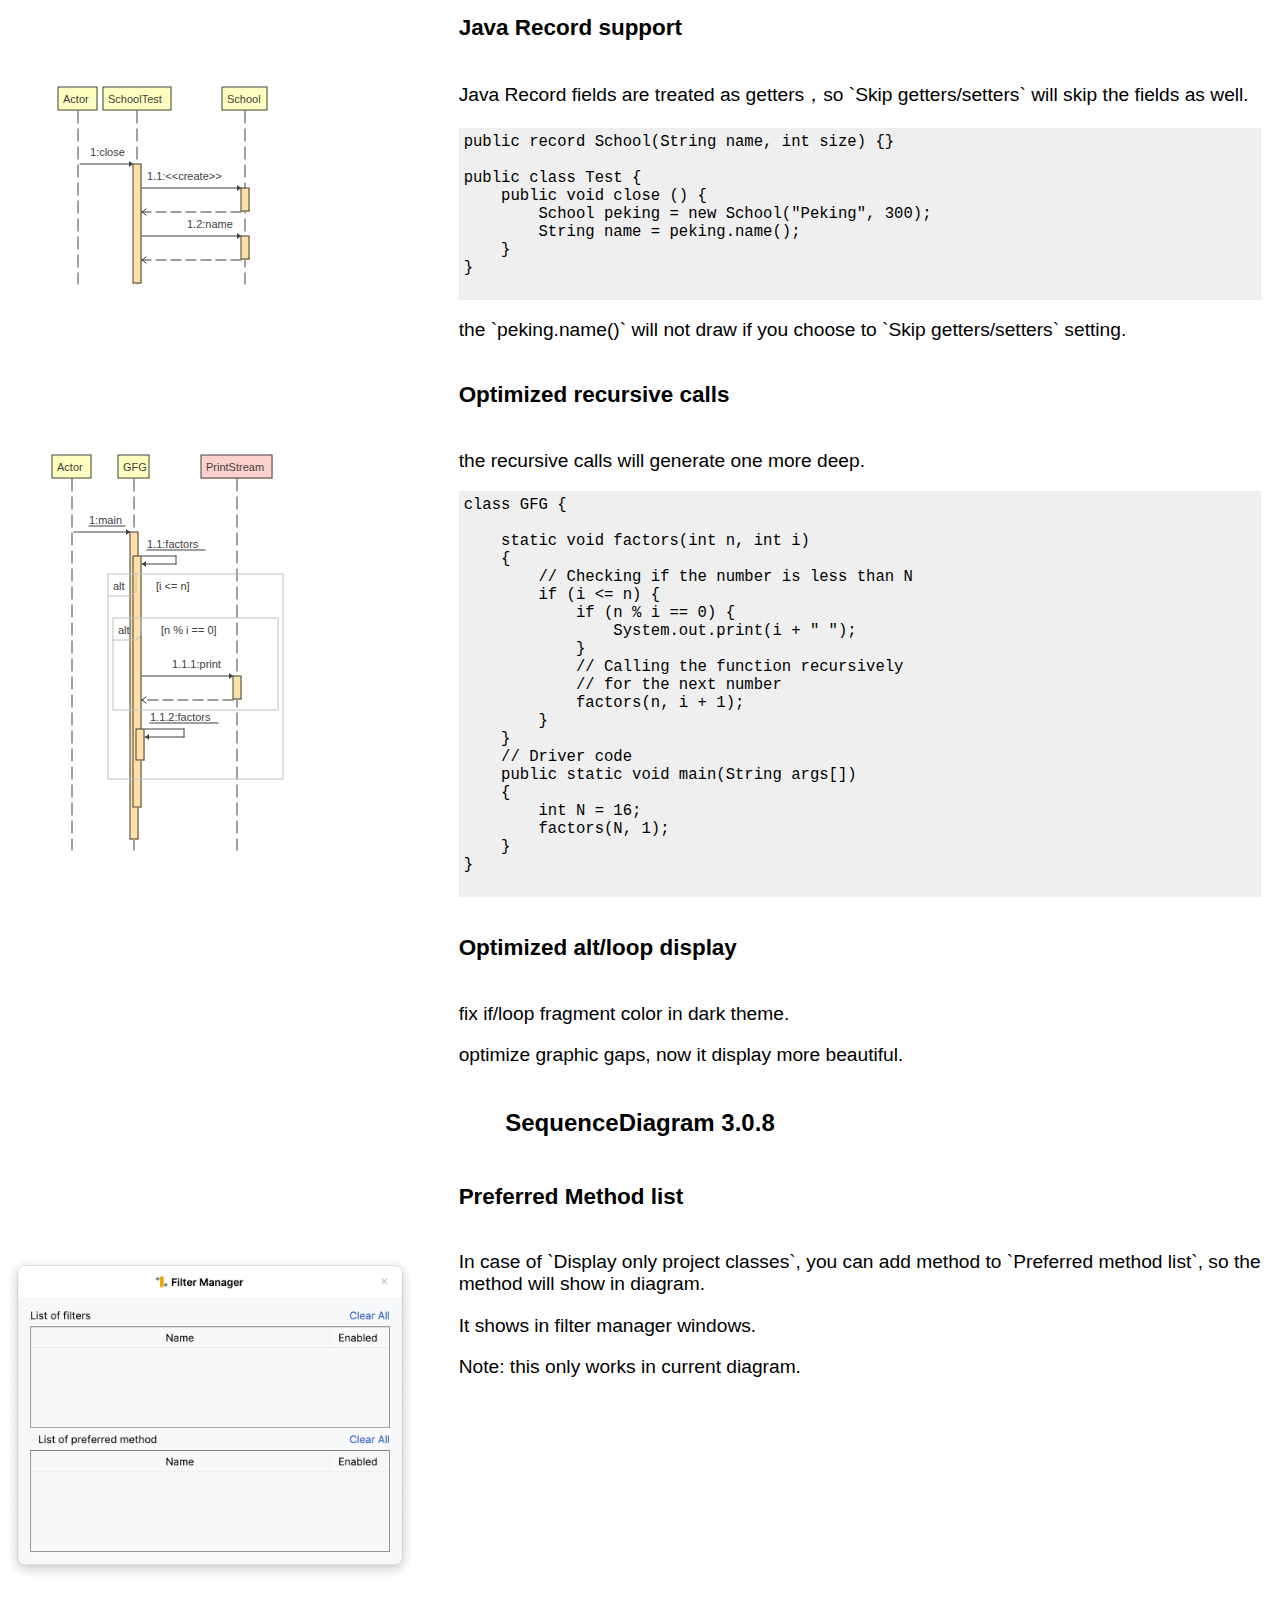
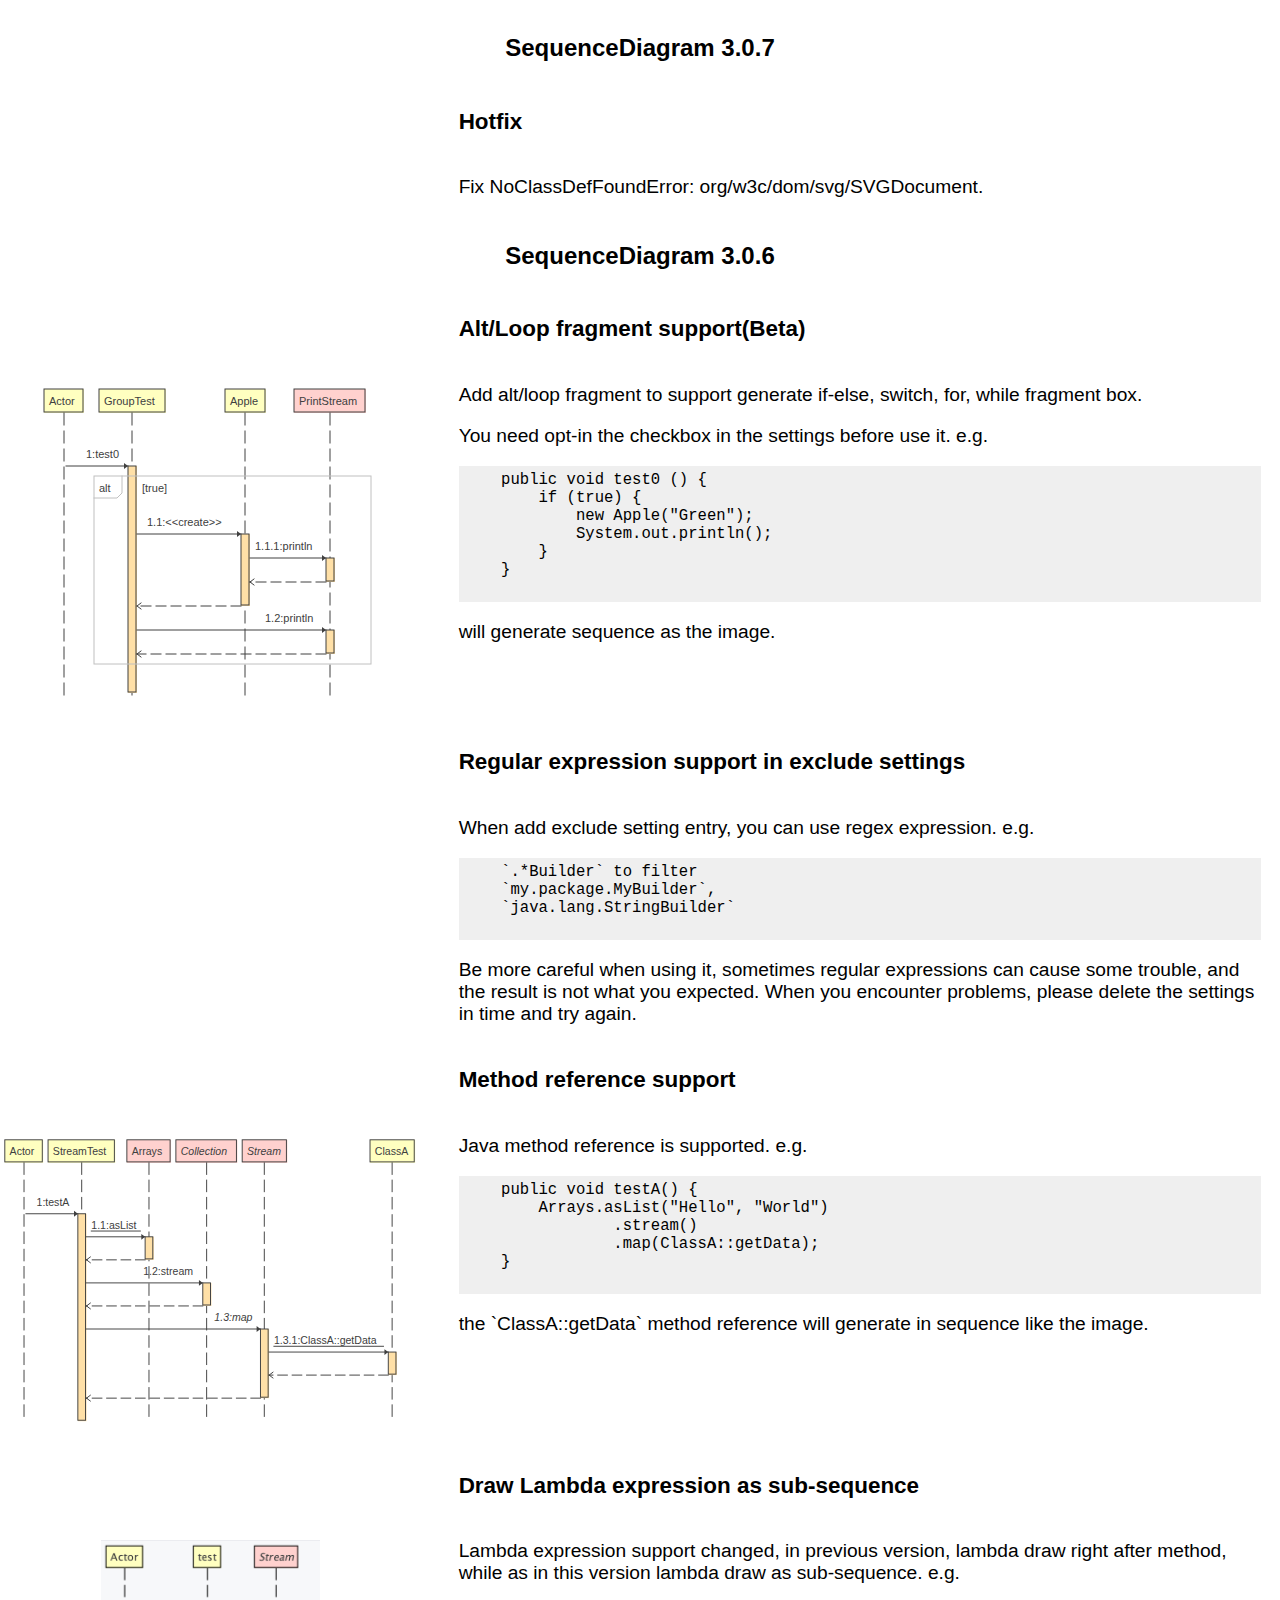
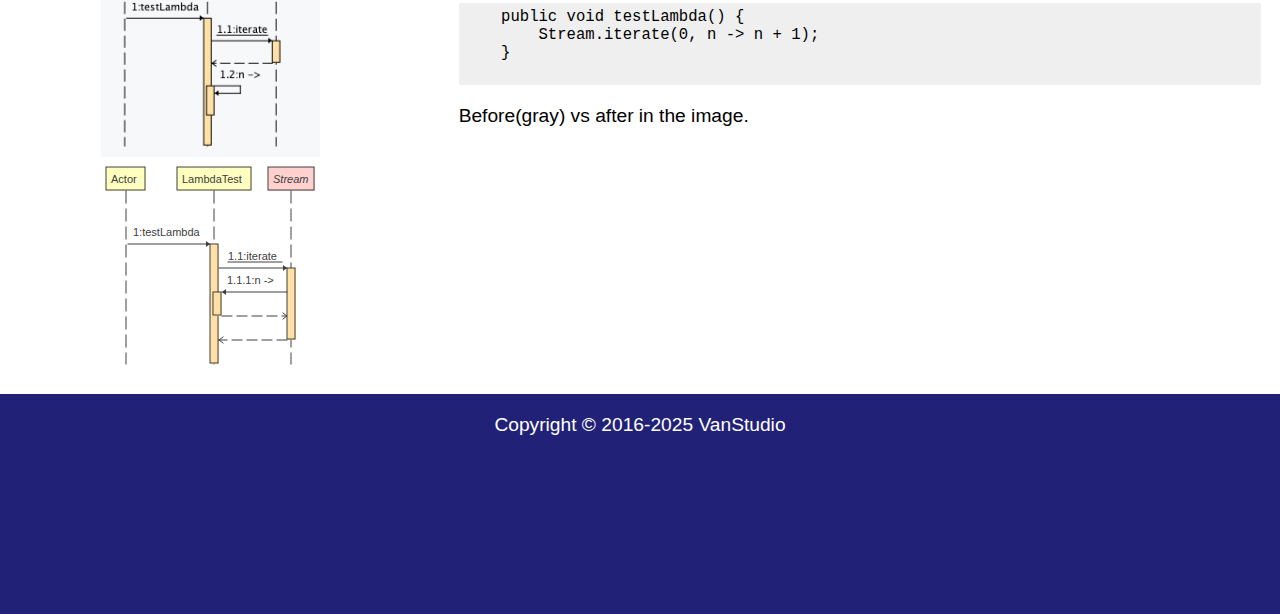
<file: note.html>
<!DOCTYPE html>
<html lang="en">
<head>
    <meta charset="UTF-8">
    <meta name="viewport" content="width=device-width, initial-scale=1.0">
    <title>Release Note</title>
    <link href="/style.css" rel="stylesheet" type="text/css" media="all">
    <link rel="stylesheet" href="https://cdnjs.cloudflare.com/ajax/libs/font-awesome/4.7.0/css/font-awesome.min.css">
    <link rel="shortcut icon" href="/favicon.svg" type="image/svg+xml">
</head>
<body>
<div class="header">
    <header>
        <div class="menu-mobile">
            <a href="index.html">Home</a>
            <div id="myLinks">
                <a href="feature.html">Features</a>
                <a href="help.html">Documentation</a>
                <a href="note.html" class="active">What's New</a>
                <a href="issue.html">Known Issue</a>
            </div>
            <a href="javascript:void(0);" class="icon" onclick="myFunction()">
                <i class="fa fa-bars"></i>
            </a>
        </div>
        <div class="menu">
            <ul class="menu-item">
                <li><a href="index.html">Home</a></li>
                <li><a href="feature.html">Features</a></li>
                <li><a href="help.html">Documentation</a></li>
                <li><a class="active" href="note.html">What's New</a></li>
                <li><a href="issue.html">Known Issue</a></li>
            </ul>
        </div>
    </header>
</div>

<div class="content">
    <div class="section">
        <h1>What's New</h1>
    </div>
    <section>
        <h2>Latest Version</h2>
        <div class="wrapper2">
            <div class="col2">
                <h3>SequenceDiagram Core 4.0.4</h3>
                <ul>
                    <li>Support Java, JS, Rust, Go, C/C++, Python</li>
                    <li>Export huge image as multi-tiles files.</li>
                </ul>
                <p>Compatible</p>
                <ul>
                    <li>SequenceDiagram Java 4.0.3, 4.0.4</li>
                    <li>SequenceDiagram JS 4.0.3, 4.0.4</li>
                    <li>SequenceDiagram Rust 4.0.3, 4.0.4</li>
                    <li>SequenceDiagram Go 4.0.3, 4.0.4</li>
                    <li>SequenceDiagram C/C++ 4.0.3, 4.0.4</li>
                    <li>SequenceDiagram Python 4.0.3, 4.0.4</li>
                </ul>
                <p>Incompatible</p>
                <ul>
                    <li>SequenceDiagram Java 4.0.2, 4.0.2.1</li>
                    <li>SequenceDiagram JS 4.0.2</li>
                </ul>
            </div>
            <div class="col2">
                <h3>SequenceDiagram Python 4.0.4</h3>
                <p>The Python language plugin.</p>
<!--                <h3>SequenceDiagram C/C++ 4.0.3</h3>-->
<!--                <p>The C/C++ language plugin. (CLion is supported, but CLion Nova is not supported)</p>-->
                <h3>SequenceDiagram Go 4.0.4</h3>
                <p>The Go language plugin.</p>
                <h3>SequenceDiagram Rust 4.0.4</h3>
                <p>The Rust language plugin.</p>
                <h3>SequenceDiagram JS 4.0.4</h3>
                <p>The JavaScript language plugin, support JavaScript, TypeScript.</p>
                <h3>SequenceDiagram Java 4.0.4</h3>
                <p>The JVM language plugin, support Java, kotlin, scala.</p>
            </div>
        </div>
    </section>
    <section>
        <h2>Version 4.0.3</h2>
        <div class="wrapper2">
            <div class="col2">
                <h3>SequenceDiagram Core 4.0.3</h3>
                <ul>
                    <li>Support Java, JS, Rust, Go, C/C++, Python</li>
                    <li>Export huge image as multi-tiles files.</li>
                </ul>
                <p>Compatible</p>
                <ul>
                    <li>SequenceDiagram Java 4.0.3</li>
                    <li>SequenceDiagram JS 4.0.3</li>
                    <li>SequenceDiagram Rust 4.0.3</li>
                    <li>SequenceDiagram Go 4.0.3</li>
                    <li>SequenceDiagram C/C++ 4.0.3</li>
                    <li>SequenceDiagram Python 4.0.3</li>
                </ul>
                <p>Incompatible</p>
                <ul>
                    <li>SequenceDiagram Java 4.0.2, 4.0.2.1</li>
                    <li>SequenceDiagram JS 4.0.2</li>
                </ul>
            </div>
            <div class="col2">
                <h3>SequenceDiagram Python 4.0.3</h3>
                <p>The Python language plugin.</p>
                <h3>SequenceDiagram C/C++ 4.0.3</h3>
                <p>The C/C++ language plugin. (CLion is supported, but CLion Nova is not supported)</p>
                <h3>SequenceDiagram Go 4.0.3</h3>
                <p>The Go language plugin.</p>
                <h3>SequenceDiagram Rust 4.0.3</h3>
                <p>The Rust language plugin.</p>
                <h3>SequenceDiagram JS 4.0.3</h3>
                <p>The JavaScript language plugin, support JavaScript, TypeScript.</p>
                <h3>SequenceDiagram Java 4.0.3</h3>
                <p>The JVM language plugin, support Java, kotlin, scala.</p>
            </div>
        </div>
    </section>
    <section>
        <h2>SequenceDiagram 3.0.9</h2>
        <div class="wrapper">
            <div class="col1"></div>
            <div class="col2">
                <h3>Java Record support</h3>
            </div>
        </div>
        <div class="wrapper">
            <div class="col1">
                <img src="images/record.svg" alt="Record">
            </div>
            <div class="col2">
                <p>Java Record fields are treated as getters，so `Skip getters/setters` will skip the fields as well.</p>
                <pre>
public record School(String name, int size) {}

public class Test {
    public void close () {
        School peking = new School("Peking", 300);
        String name = peking.name();
    }
}
                </pre>
                <p>the `peking.name()` will not draw if you choose to `Skip getters/setters` setting.</p>
            </div>
        </div>
        <div class="wrapper">
            <div class="col1"></div>
            <div class="col2">
                <h3>Optimized recursive calls</h3>
            </div>
        </div>
        <div class="wrapper">
            <div class="col1">
                <img src="images/recursive.svg" alt="Recursive calls">
            </div>
            <div class="col2">
                <p>the recursive calls will generate one more deep.</p>
                <pre>
class GFG {

    static void factors(int n, int i)
    {
        // Checking if the number is less than N
        if (i <= n) {
            if (n % i == 0) {
                System.out.print(i + " ");
            }
            // Calling the function recursively
            // for the next number
            factors(n, i + 1);
        }
    }
    // Driver code
    public static void main(String args[])
    {
        int N = 16;
        factors(N, 1);
    }
}
                </pre>
            </div>
        </div>
        <div class="wrapper">
            <div class="col1"></div>
            <div class="col2">
                <h3>Optimized alt/loop display</h3>
            </div>
        </div>
        <div class="wrapper">
            <div class="col1"></div>
            <div class="col2">
                <p>fix if/loop fragment color in dark theme.</p>
                <p>optimize graphic gaps, now it display more beautiful.</p>
            </div>
        </div>
    </section>
    <section>
        <h2>SequenceDiagram 3.0.8</h2>
        <div class="wrapper">
            <div class="col1"></div>
            <div class="col2">
                <h3>Preferred Method list</h3>
            </div>
        </div>
        <div class="wrapper">
            <div class="col1">
                <img src="images/preferred.png" alt="Preferred">
            </div>
            <div class="col2">
                <p>In case of `Display only project classes`, you can add method to `Preferred method list`, so the method will show in diagram.</p>
                <p>It shows in filter manager windows.</p>
                <p>Note: this only works in current diagram. </p>
            </div>
        </div>
    </section>
    <section>
        <h2>SequenceDiagram 3.0.7</h2>
        <div class="wrapper">
            <div class="col1"></div>
            <div class="col2">
                <h3>Hotfix</h3>
            </div>
        </div>
        <div class="wrapper">
            <div class="col1"></div>
            <div class="col2">
                <p>Fix NoClassDefFoundError: org/w3c/dom/svg/SVGDocument.</p>
            </div>
        </div>
    </section>
    <section>
        <h2>SequenceDiagram 3.0.6</h2>
        <div class="wrapper">
            <div class="col1"></div>
            <div class="col2">
                <h3>Alt/Loop fragment support(Beta)</h3>
            </div>
        </div>
        <div class="wrapper">
            <div class="col1">
                <img src="images/alt-loop.svg" alt="Alt/Loop Fragment"/>
            </div>
            <div class="col2">
                <p>Add alt/loop fragment to support generate if-else, switch, for, while fragment box.</p>
                <p>You need opt-in the checkbox in the settings before use it. e.g.</p>
                <pre>
    public void test0 () {
        if (true) {
            new Apple("Green");
            System.out.println();
        }
    }
                </pre>
                <p>will generate sequence as the image.</p>
            </div>
        </div>
        <div class="wrapper">
            <div class="col1"></div>
            <div class="col2">
                <h3>Regular expression support in exclude settings</h3>
            </div>
        </div>
        <div class="wrapper">
            <div class="col1"></div>
            <div class="col2">
                <p>When add exclude setting entry, you can use regex expression. e.g. </p>
                <pre>
    `.*Builder` to filter
    `my.package.MyBuilder`,
    `java.lang.StringBuilder`
                </pre>
                <p>Be more careful when using it, sometimes regular expressions can cause some trouble, and
                    the result is not what you expected.
                    When you encounter problems, please delete the settings in time and try again.</p>
            </div>
        </div>
        <div class="wrapper">
            <div class="col1"></div>
            <div class="col2">
                <h3>Method reference support</h3>
            </div>
        </div>
        <div class="wrapper">
            <div class="col1">
                <img src="images/method-ref.svg" alt="Method reference"/>
            </div>
            <div class="col2">
                <p>Java method reference is supported. e.g.</p>
                <pre>
    public void testA() {
        Arrays.asList("Hello", "World")
                .stream()
                .map(ClassA::getData);
    }
                </pre>
                <p>the `ClassA::getData` method reference will generate in sequence like the image.</p>
            </div>
        </div>
        <div class="wrapper">
            <div class="col1"></div>
            <div class="col2">
                <h3>Draw Lambda expression as sub-sequence</h3>
            </div>
        </div>
        <div class="wrapper">
            <div class="col1">
                <img width="219" src="images/lambda-before.png" alt="Lambda before"/>
                <img src="images/test-lambda1.svg" alt="Lambda sub-sequence"/>
            </div>
            <div class="col2">
                <p>Lambda expression support changed, in previous version, lambda draw right after method, while as
                    in this version lambda draw as sub-sequence. e.g.</p>
                <pre>
    public void testLambda() {
        Stream.iterate(0, n -> n + 1);
    }
                </pre>
                <p>Before(gray)  vs  after in the image.</p>
            </div>
        </div>
    </section>
</div>

<div class="footer"> Copyright &copy; 2016-2025 VanStudio
    <!--img width="100" title="neocities.org" src="/neocities.png"-->
</div>
<script src="vs.js"></script>

</body>
</html>
</file>
<file: style.css>
/* CSS is how you can add style to your website, such as colors, fonts, and positioning of your
   HTML content. To learn how to do something, just try searching Google for questions like
   "how to change link color." */
html {
  font-size: 1em; 
}

body {
  background-color: white;
  color: black;
  font: 1.2em Helvetica, Arial, sans-serif;
  margin: 0;
  padding: 0;
}

img {
  max-width: 100%;
}

h1 {
  font-size: 2rem;
  margin: 0;
  padding: 1em 0;
}

h2 {
  font-size: 1.5rem;
  margin: 0;
  padding: 1em 0;
}

.header {
  min-height: 80px;
}

.menu {
  display: none;
  background-color: #f3f3f3;
}

ul.menu-item {
  max-width: 1440px;
  margin: 0 auto;
  list-style: none;
  margin: 0;
  padding: 0;
  overflow: hidden;
  border: 1px solid #e7e7e7;
  background-color: #f3f3f3;
}

ul.menu-item li {
}

ul.menu-item li a {
  display: inline-block;
  color: #666;
  text-align: center;
  padding: 14px 16px;
  text-decoration: none;
}

ul.menu-item li a:hover {
  background-color: #555;
  color: white;
}

ul.menu-item a.active {
  background-color: #0066ff;
  color: white;
}

.menu-mobile {
  overflow: hidden;
  background-color: #333;
  position: relative;
}

.menu-mobile #myLinks {
  display: none;
}

.menu-mobile a {
  color: white;
  padding: 14px 16px;
  text-decoration: none;
  font-size: 17px;
  display: block;
}

.menu-mobile a.icon {
  background: black;
  display: block;
  position: absolute;
  right: 0;
  top: 0;
}

.menu-mobile a:hover {
  background-color: #ddd;
  color: black;
}

.menu-mobile a.active {
  background-color: #0066ff;
  color: white;
}

.footer {
  height: 200px;
  background-color: #212178;
  color: white;
  text-align: center;
  padding-top: 20px;
}

.center {
  display: block;
  margin: auto;
}

.right {
  display: flex;
  justify-content: center;
}

.content {
  text-align: center;
  min-height: 700px;
}

.main-logo {
  width: 80%;
  margin: 0 auto;
  padding-bottom: 3em;
}

.section {
  background-color: #ffffff;
  color: #555;
}

.section-dark {
  background-color: #0066ff;
  color: white;
}

.wrapper {
  max-width: 1440px;
  margin: 0 auto;
}

.wrapper2 {
  max-width: 1440px;
  margin: 0 auto;
}

.col1 {
   margin: 1em auto;
}

.col2 {
  text-align: left;
  padding: 0 1em;
}

.feature-box {
    min-height: 700px;
    padding-bottom: 1em;
}

.round-box {
    background: white;
    min-height: 319px;
    width: 80%;
    color: #555;
    border-radius: 10px;
    margin: 0 auto;
    margin-top: 1em;
    padding: 1em;
}

#install {
  margin: 1em auto;
}

pre {
    padding: 5px;
    background-color: #efefef;
}

.tip-box {
    text-align: left;
    margin-top: 16px;
    margin-bottom: 16px;
    padding: 0.01em 16px;
}

.danger {
    background-color: #ffdddd;
    border-left: 6px solid #f44336;
}

.success {
    background-color: #ddffdd;
    border-left: 6px solid #04AA6D;
}

.info {
    background-color: #e7f3fe;
    border-left: 6px solid #2196F3;
}

.warning {
    background-color: #ffffcc;
    border-left: 6px solid #ffeb3b;
}

.dark-font {
    color: #333333;
}

.box {
    margin: 0 auto;
    padding: 1em;
    max-width: 70%;
}

@media screen and (min-width: 600px) {
  .wrapper {
    display: grid;
    grid-template-columns: 1fr 2fr;
    column-gap: 1em;
  } 

  .wrapper2 {
      display: grid;
      grid-template-columns: 1fr 1fr;
      column-gap: 1em;
   }

   .round-box {
       background: white;
       min-height: 500px;
       min-width: 90%;
       color: #555;
       border-radius: 10px;
       margin: 0 auto;
   }

  h1 {
    font-size: 4rem;
  }

  ul.menu-item li {
    float: left;
  }

  .menu {
    display: block;
  }

  .menu-mobile {
     display: none;
  }


}
</file>
